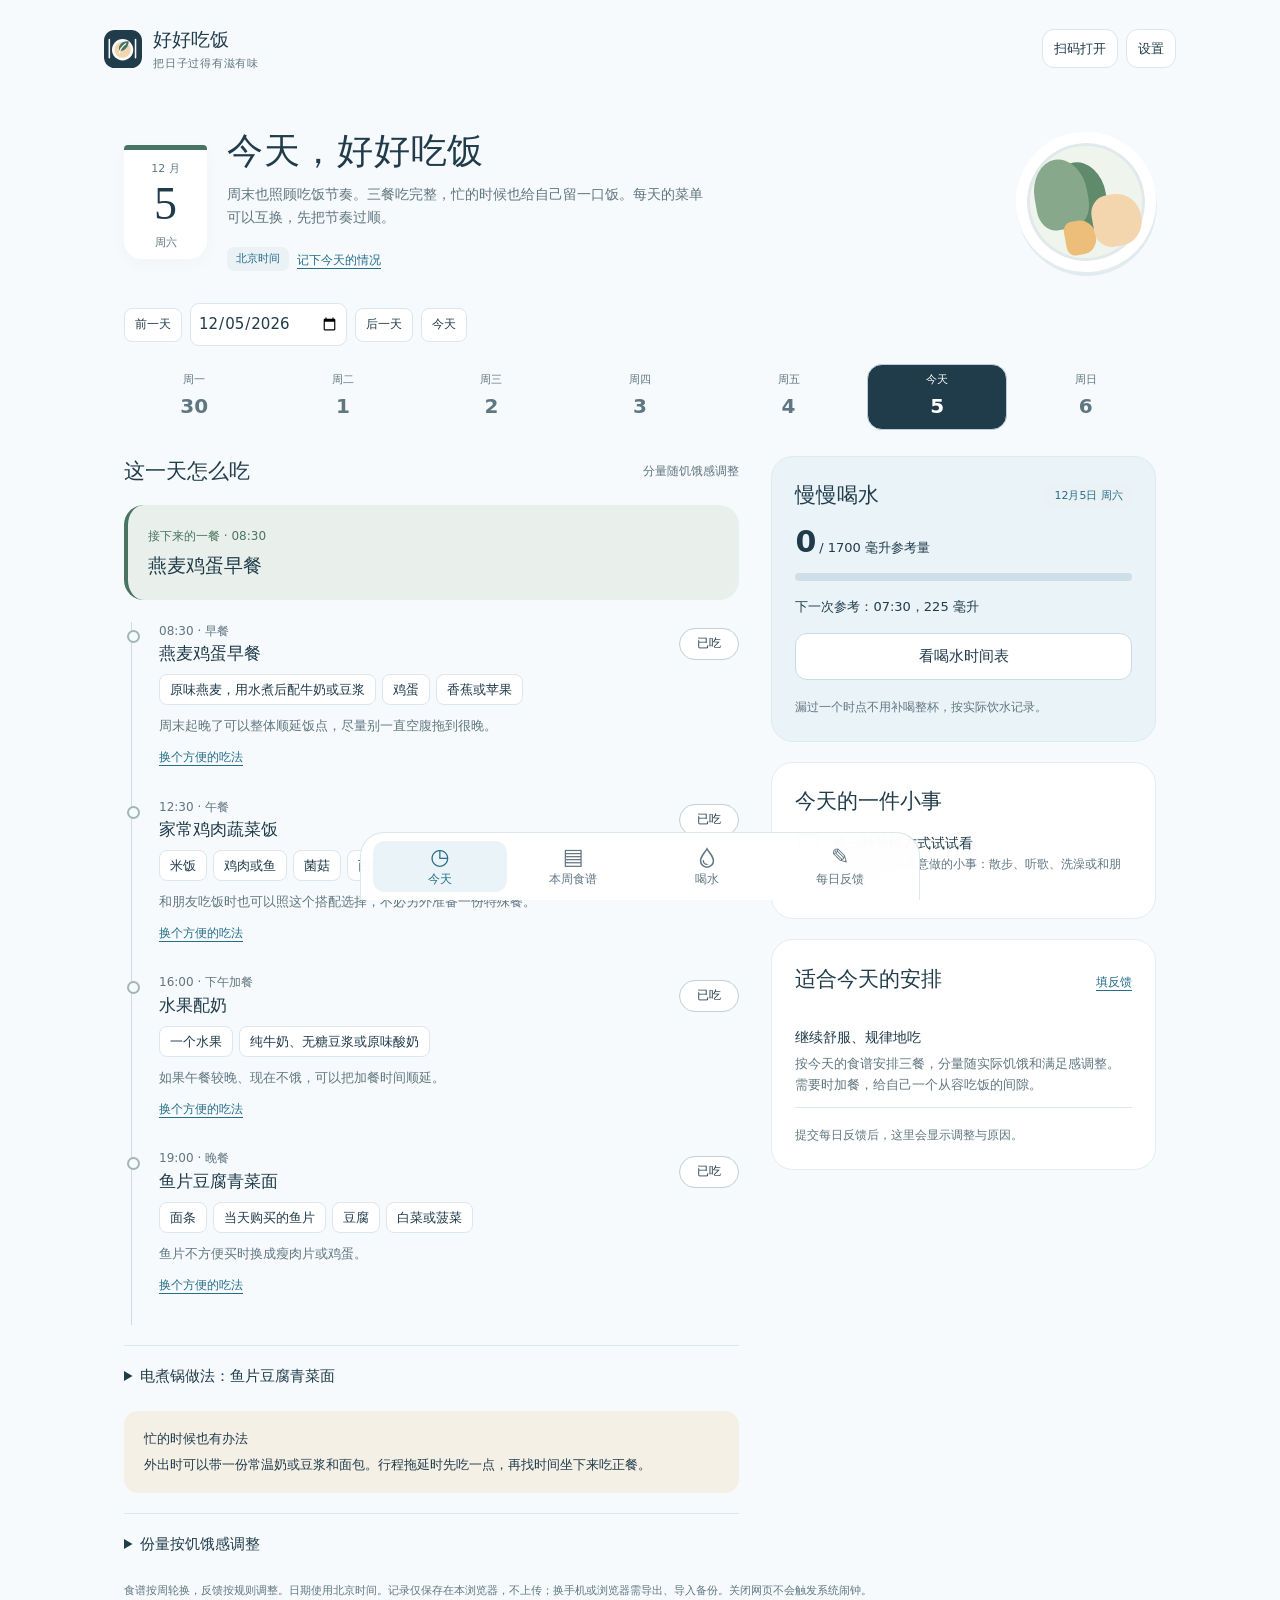
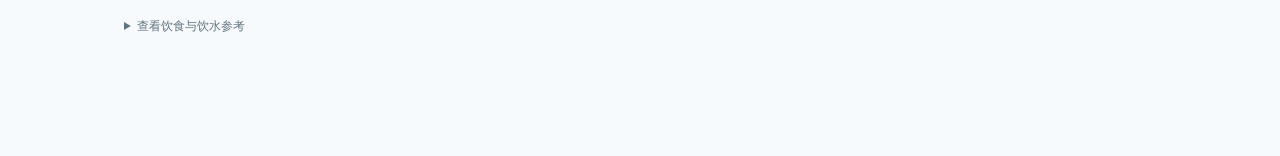
<file: index.html>
<!doctype html>
<html lang="zh-CN">
<head>
  <meta charset="utf-8">
  <meta name="viewport" content="width=device-width, initial-scale=1, viewport-fit=cover">
  <meta name="theme-color" content="#F7FAFC">
  <meta name="description" content="每天打开，看看今天吃什么、什么时候喝水。根据每日反馈，轻松调整自己的安排。">
  <meta name="apple-mobile-web-app-capable" content="yes">
  <meta name="apple-mobile-web-app-title" content="好好吃饭">
  <meta name="robots" content="noindex,nofollow">
  <title>好好吃饭 · 每日食谱与喝水计划</title>
  <link rel="icon" type="image/svg+xml" href="./icon.svg">
  <link rel="manifest" href="./manifest.webmanifest">
  <link rel="stylesheet" href="./style.css">
</head>
<body>
  <header class="site-header">
    <a href="#today" class="brand" aria-label="好好吃饭首页"><img src="./icon.svg" alt="" width="38" height="38"><span>好好吃饭<small>把日子过得有滋有味</small></span></a>
    <div class="header-actions"><button type="button" class="icon-button" id="share-button" aria-label="查看二维码">扫码打开</button><button type="button" class="icon-button" id="settings-button" aria-label="调整作息和饮水设置">设置</button></div>
  </header>
  <main id="app" tabindex="-1"><div class="loading">正在准备今天的餐桌…</div></main>
  <nav class="bottom-nav" aria-label="主要导航">
    <button type="button" data-tab="today"><span aria-hidden="true">◷</span>今天</button>
    <button type="button" data-tab="week"><span aria-hidden="true">▤</span>本周食谱</button>
    <button type="button" data-tab="water"><span aria-hidden="true"><svg viewBox="0 0 24 24" width="22" height="22" style="vertical-align:middle"><path d="M12 2C9 7 5 10 5 15a7 7 0 0 0 14 0c0-5-4-8-7-13Z" fill="none" stroke="currentColor" stroke-width="1.7"/><path d="M8 15a4 4 0 0 0 4 4" fill="none" stroke="currentColor" stroke-width="1.5" stroke-linecap="round"/></svg></span>喝水</button>
    <button type="button" data-tab="report"><span aria-hidden="true">✎</span>每日反馈</button>
  </nav>
  <div id="toast" role="status" aria-live="polite"></div>
  <dialog id="modal"><div id="modal-body"></div></dialog>
  <noscript><p class="notice">这个页面需要开启 JavaScript，才能按日期显示食谱和保存打卡。</p></noscript>
  <script type="module" src="./app.mjs"></script>
</body>
</html>
</file>
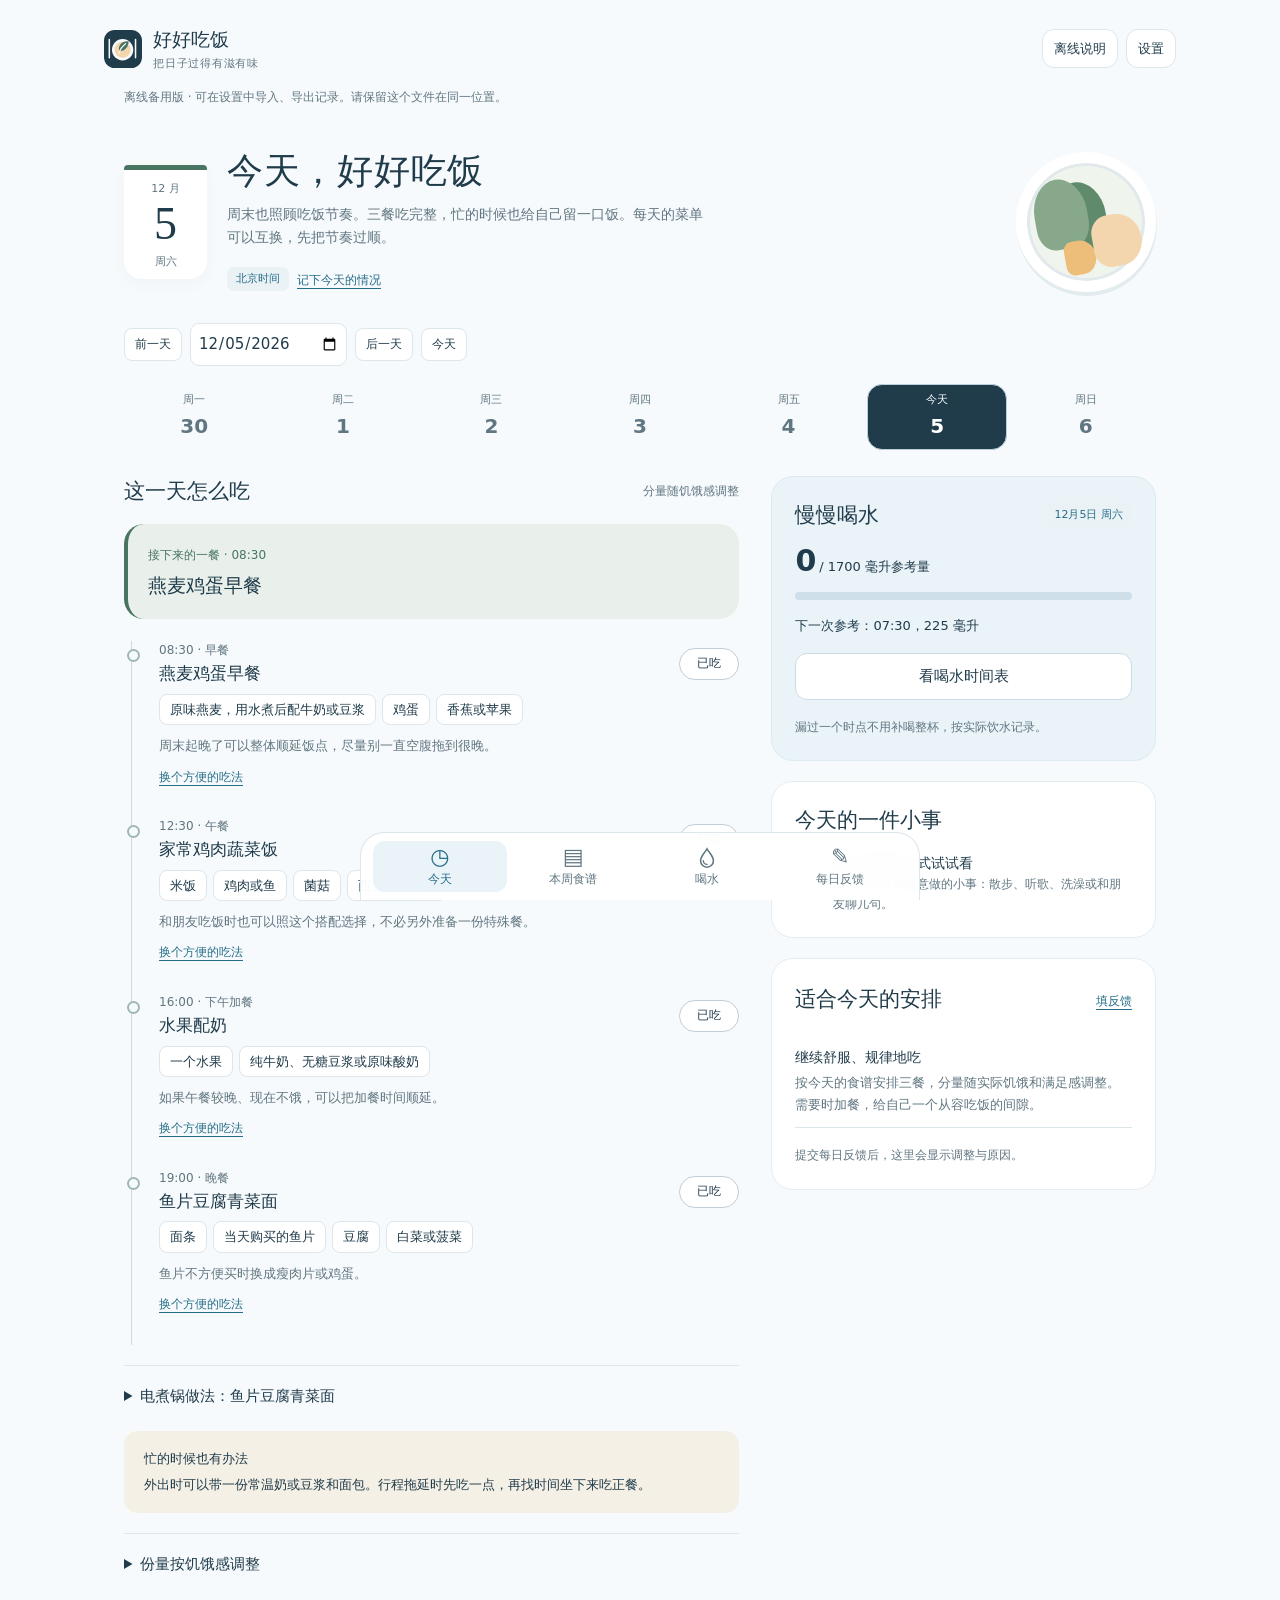
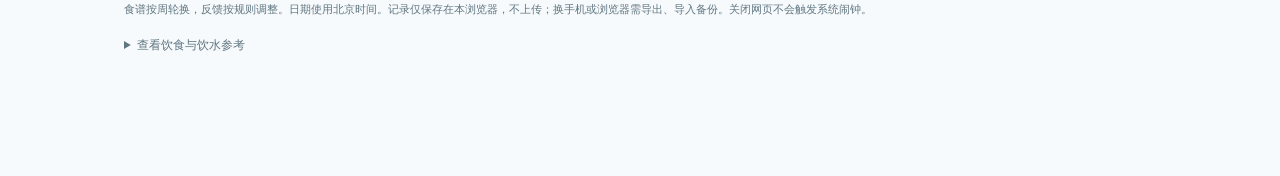
<file: offline.html>
<!doctype html>
<html lang="zh-CN">
<head>
  <meta charset="utf-8">
  <meta name="viewport" content="width=device-width, initial-scale=1, viewport-fit=cover">
  <meta name="theme-color" content="#F7FAFC">
  <meta name="description" content="每天打开，看看今天吃什么、什么时候喝水。根据每日反馈，轻松调整自己的安排。">
  <meta name="apple-mobile-web-app-capable" content="yes">
  <meta name="apple-mobile-web-app-title" content="好好吃饭">
  <meta name="robots" content="noindex,nofollow">
  <title>好好吃饭 · 离线备用版</title>
  <link rel="icon" type="image/svg+xml" href="[data-uri]">
  
  <style>:root{--paper:#f7fafc;--ink:#203c4b;--blue:#256d89;--green:#497462;--peach:#f4d6ae;--line:#dce6eb;--muted:#607681;--white:#fff;--radius:22px;font-family:"PingFang SC","Microsoft YaHei",system-ui,sans-serif;color:var(--ink);background:var(--paper);font-synthesis:none}
*{box-sizing:border-box}body{margin:0;font-size:15px;line-height:1.65}button,input,select,textarea{font:inherit}button,a,input,select,textarea{-webkit-tap-highlight-color:transparent}button{cursor:pointer;color:inherit}a{color:var(--blue);text-underline-offset:4px}button{border:0;background:none}button:disabled{cursor:default;opacity:.55}button:focus-visible,a:focus-visible,input:focus-visible,select:focus-visible,summary:focus-visible{outline:3px solid #6caaca;outline-offset:4px}h1,h2,h3,p{margin:0}h1{font-size:clamp(25px,4vw,36px);line-height:1.3;letter-spacing:.02em}h2{font-size:21px;line-height:1.5}h3{font-size:17px;line-height:1.5}small,.small{font-size:12px}.muted{color:var(--muted)}.site-header{max-width:1120px;margin:auto;padding:24px 24px 15px;display:flex;align-items:center;justify-content:space-between;gap:12px}.brand{display:flex;align-items:center;gap:11px;text-decoration:none;color:var(--ink);font-size:19px;font-weight:750;white-space:nowrap}.brand small{display:block;font-size:11px;font-weight:400;letter-spacing:.07em;color:var(--muted)}.header-actions{display:flex;gap:8px}.icon-button{padding:8px 11px;font-size:13px;border-radius:12px;background:#fff;border:1px solid var(--line)}#app{max-width:1080px;padding:15px 24px 120px;margin:auto;min-height:80vh}.hero{display:flex;gap:24px;align-items:center;justify-content:space-between;padding:25px 0 27px}.date-block{display:flex;align-items:center;gap:20px}.calendar-leaf{width:83px;flex:0 0 83px;border-top:5px solid var(--green);border-radius:4px 4px 18px 18px;background:var(--white);text-align:center;box-shadow:0 5px 16px #203c4b08;padding:5px 8px 6px}.calendar-leaf small{font-size:11px;color:var(--muted)}.calendar-leaf b{display:block;font:46px/1.05 Georgia,serif}.hero p{margin-top:8px;color:var(--muted);max-width:480px;font-size:14px}.hero-links{display:flex;gap:8px;align-items:center;margin-top:12px}.pill{display:inline-flex;align-items:center;padding:3px 9px;border-radius:7px;background:#eaf2f6;font-size:11px;color:var(--blue)}.plate-illustration{width:140px;height:140px;position:relative;border:11px solid white;border-radius:50%;box-shadow:0 4px 0 #e2ebee,inset 0 0 0 3px #e1e9ec;background:#eff4ed;transform:rotate(-10deg);flex:none}.plate-illustration:before{content:"";position:absolute;left:9px;top:12px;width:53px;height:70px;background:#87a88a;border-radius:50% 50% 36% 32%;box-shadow:18px 6px 0 #5f8a6c}.plate-illustration:after{content:"";position:absolute;right:7px;bottom:10px;width:49px;height:52px;background:var(--peach);border-radius:35% 50% 48% 35%;box-shadow:-39px 11px 0 -9px #ecbe7a}.week-strip{display:grid;grid-template-columns:repeat(7,1fr);gap:8px;padding-bottom:26px}.date-button{border:1px solid transparent;border-radius:15px;min-height:66px;display:grid;align-content:center;justify-content:center;gap:1px;color:var(--muted)}.date-button span{font-size:11px}.date-button b{font-size:20px;font-weight:550}.date-button.is-today{border-color:#bbcfda}.date-button.selected{background:var(--ink);color:white}.date-button:not(.selected):hover{background:#e8f0f3}.two-col{display:grid;grid-template-columns:minmax(0,1.6fr) minmax(270px,1fr);gap:32px}.section-title{display:flex;justify-content:space-between;align-items:center;gap:10px;margin-bottom:17px}.section-title .muted{font-size:12px}.next-meal{background:#e9f0eb;border-radius:20px;padding:18px 20px;margin:0 0 22px;border-left:4px solid var(--green)}.next-meal small{color:var(--green);font-size:12px}.next-meal strong{display:block;margin-top:3px;font-size:19px}.meal{position:relative;padding:0 0 25px 27px;margin-left:7px;border-left:1px solid #cedce2}.meal:last-child{border-left-color:transparent;padding-bottom:7px}.meal:before{content:"";position:absolute;left:-5px;top:8px;width:9px;height:9px;border-radius:50%;background:var(--paper);border:2px solid #9fb8b1}.meal.done:before{background:var(--green);border-color:var(--green)}.meal-top{display:flex;align-items:center;justify-content:space-between;gap:12px;margin-bottom:6px}.meal-time{font-size:12px;color:var(--muted)}.meal-items{padding:0;list-style:none;margin:7px 0 9px;display:flex;flex-wrap:wrap;gap:6px}.meal-items li{padding:4px 10px;background:white;border:1px solid var(--line);border-radius:8px;font-size:13px}.meal-note{color:var(--muted);font-size:13px;line-height:1.8;max-width:58ch}.check-button{padding:5px 11px;border-radius:18px;font-size:12px;border:1px solid #bfd0d7;white-space:nowrap;background:white;min-width:60px}.check-button[aria-pressed=true]{color:var(--green);background:#e6eee7;border-color:#b5cbbb}.text-button{color:var(--blue);font-size:12px;padding:5px 0;text-decoration:underline;text-underline-offset:4px;margin-top:5px}.alt-box{margin-top:8px;border-left:2px solid var(--peach);padding:7px 12px;background:#fff9ef;font-size:13px}.panel{padding:23px;background:white;border-radius:var(--radius);border:1px solid #e5ecf0;margin-bottom:20px}.water-panel{background:#eaf3f8;border-color:#dcebf2;overflow:hidden}.water-header{display:flex;justify-content:space-between;align-items:center;gap:12px}.water-amount{font-size:30px;font-weight:650;letter-spacing:-.04em;line-height:1.1;margin:13px 0 7px}.water-amount small{font-size:13px;letter-spacing:normal;font-weight:400}.water-bar{height:8px;background:#cedfe9;border-radius:9px;overflow:hidden;margin:15px 0}.water-bar i{display:block;height:100%;background:#42849e;border-radius:9px;transition:width .3s}.water-next{font-size:13px;margin:8px 0 16px}.primary{background:var(--ink);color:white;padding:11px 18px;border-radius:12px;font-weight:600;min-height:44px}.secondary{background:#fff;border:1px solid #cbdbe3;padding:10px 15px;border-radius:12px;min-height:44px}.full{width:100%}.row{display:flex;gap:10px;align-items:center;flex-wrap:wrap}.advice-row{padding:12px 0;border-bottom:1px solid var(--line);font-size:13px}.advice-row:last-child{border:0;padding-bottom:0}.advice-row strong{display:block;font-size:14px;margin-bottom:3px}.advice-row p{color:var(--muted)}.note-banner{padding:17px 20px;background:#f5f0e6;border-radius:14px;font-size:13px;margin-top:22px}.note-banner p{margin-top:5px}.task{display:flex;gap:12px;margin-top:15px;font-size:14px}.task input{width:19px;height:19px;accent-color:var(--green);flex:none;margin-top:2px}.task small{display:block;color:var(--muted)}.bottom-nav{position:fixed;bottom:0;left:0;right:0;z-index:15;display:flex;justify-content:center;gap:0;background:#ffffffee;border-top:1px solid var(--line);padding:8px 12px calc(8px + env(safe-area-inset-bottom));backdrop-filter:blur(16px)}.bottom-nav button{width:min(24%,160px);font-size:12px;color:var(--muted);padding:2px 6px;border-radius:12px;min-height:48px}.bottom-nav span{display:block;font-size:22px;line-height:1.25}.bottom-nav button.active{color:var(--blue);background:#eaf3f8;font-weight:650}.day-card{border-top:1px solid var(--line);padding:17px 0}.day-card summary{cursor:pointer;display:flex;gap:14px;align-items:center;list-style:none}.day-card summary::-webkit-details-marker{display:none}.day-card summary:after{content:"＋";margin-left:auto;color:var(--blue)}.day-card[open] summary:after{content:"−"}.day-number{min-width:44px;text-align:center;background:#e7eff2;border-radius:10px;padding:5px 8px}.day-number b{font-size:23px;line-height:1.2;display:block}.day-number small{font-size:10px}.day-card summary p{font-size:12px;color:var(--muted)}.week-meals{margin:18px 0 0 58px}.week-meal{margin-bottom:14px;font-size:13px}.week-meal b{display:block;font-size:14px}.week-meal p{color:var(--muted);margin-top:3px}.pot-recipe{margin-top:20px;padding-top:18px;border-top:1px solid var(--line)}.pot-recipe ol{padding-left:20px;font-size:13px;color:var(--muted)}.pot-recipe li{margin-bottom:7px}.water-list{display:grid;grid-template-columns:repeat(2,minmax(0,1fr));gap:12px}.water-slot{display:flex;align-items:center;justify-content:space-between;gap:8px;padding:18px;border:1px solid var(--line);background:white;border-radius:17px}.water-slot.current{border:2px solid #42849e;padding:17px;background:#f0f7fa}.water-slot.checked{background:#ecf3ef}.water-slot strong{font-size:19px}.water-slot p{font-size:12px;color:var(--muted)}.water-tip{margin:15px 0 22px;font-size:13px;color:var(--muted)}.page-intro{margin:12px 0 24px;color:var(--muted);font-size:14px;max-width:65ch}.history{padding:18px 0;border-top:1px solid var(--line)}.history p{font-size:13px;color:var(--muted)}.form-grid{display:grid;grid-template-columns:repeat(2,minmax(0,1fr));gap:20px}.field{display:block}.field>span,.field>label{display:block;font-weight:600;font-size:14px;margin-bottom:8px}.field select,.field input,.field textarea{border:1px solid #bdced7;border-radius:10px;background:#fff;color:var(--ink);padding:11px 12px;width:100%;min-height:46px}.field small{display:block;font-size:12px;color:var(--muted);margin-top:6px}.field.wide{grid-column:1/-1}.form-actions{margin-top:25px;display:flex;gap:12px;align-items:center}.saved-state{font-size:12px;color:var(--green)}.report-result{margin-top:22px}.empty{padding:30px 18px;text-align:center;border:1px dashed #bacbd3;border-radius:16px;color:var(--muted);font-size:14px}.local-note{font-size:12px;color:var(--muted);margin-top:18px}.purchase-list{padding-left:20px;font-size:13px;color:var(--muted)}.purchase-list li{margin:6px 0}.footer-note{font-size:11px;color:var(--muted);margin-top:24px;line-height:1.9}.sources{margin-top:15px;font-size:12px}.sources summary{cursor:pointer;color:var(--muted)}.sources a{display:block;margin-top:8px}.loading{padding:80px 0;text-align:center}.notice{padding:25px}.date-nav{display:flex;gap:8px;align-items:center;margin-bottom:18px}.date-nav input{font:inherit;color:var(--ink);border:1px solid var(--line);border-radius:9px;padding:7px;background:white;min-width:0}.date-nav button{white-space:nowrap}.today-link{font-size:12px;border:1px solid var(--line);border-radius:8px;padding:6px 10px;background:white}.page-heading{padding:17px 0 0}#toast{position:fixed;bottom:95px;left:50%;transform:translateX(-50%);max-width:90vw;width:max-content;padding:11px 18px;border-radius:12px;background:#203c4bf5;color:white;font-size:13px;z-index:50;opacity:0;pointer-events:none;transition:opacity .2s}#toast.visible{opacity:1}dialog{border:0;border-radius:24px;width:min(94vw,560px);padding:25px;color:var(--ink);max-height:85dvh;box-shadow:0 20px 100px #10273735}dialog::backdrop{background:#17303b66;backdrop-filter:blur(3px)}.modal-heading{display:flex;justify-content:space-between;gap:20px;align-items:center;margin-bottom:16px}.modal-heading button{font-size:25px;line-height:1;padding:8px}.qr-image{display:block;width:min(100%,280px);margin:18px auto}.qr-link{font-size:12px;overflow-wrap:anywhere;display:block;text-align:center}.modal-actions{margin-top:18px}.settings-fields{display:grid;grid-template-columns:1fr 1fr;gap:15px}.settings-fields .wide{grid-column:1/-1}.danger{color:#92503e}.subtle-divider{border:0;border-top:1px solid var(--line);margin:22px 0}.help-text{font-size:13px;color:var(--muted);margin-top:12px}.fallback-error{color:#92503e;padding:14px;border-radius:12px;background:#fcf0e9}.feedback-date{font-size:13px;margin-bottom:20px;color:var(--muted)}
@media(min-width:900px){.bottom-nav{left:50%;transform:translateX(-50%);width:560px;border:1px solid var(--line);border-bottom:0;border-radius:24px 24px 0 0}.bottom-nav button{width:25%}.water-page{max-width:820px;margin:auto}.report-page{max-width:850px;margin:auto}}
@media(max-width:700px){.site-header{padding:18px 18px 10px}.brand{font-size:17px;gap:8px}.brand img{width:34px;height:34px}.brand small{font-size:10px}.header-actions{gap:5px}.icon-button{padding:7px 9px;font-size:11px}#app{padding:10px 18px 115px}.hero{padding:15px 0 23px;gap:10px}.date-block{gap:14px}.calendar-leaf{width:65px;flex-basis:65px;padding-top:5px}.calendar-leaf b{font-size:39px}.hero h1{font-size:25px}.hero p{font-size:12px;max-width:240px}.plate-illustration{display:none}.week-strip{gap:3px;padding-bottom:25px}.date-button{min-height:61px;border-radius:13px}.date-button b{font-size:19px}.date-button span{font-size:10px}.two-col{display:flex;flex-direction:column;gap:25px}.sidebar{display:grid;gap:15px}.panel{padding:19px;margin-bottom:0}.today-layout .water-panel{grid-row:1}.meal{padding-left:22px;padding-bottom:25px}.meal-items{gap:5px}.meal-items li{font-size:12px;padding:4px 8px}.meal h3{font-size:16px}.meal-note{font-size:12px}.section-title{margin-bottom:15px}.water-list{gap:9px}.water-slot{padding:13px;gap:5px;flex-wrap:wrap}.water-slot.current{padding:12px}.water-slot strong{font-size:18px}.water-slot .check-button{padding:5px 9px;min-width:55px}.form-grid{grid-template-columns:1fr;gap:19px}.form-actions{flex-wrap:wrap}.form-actions .primary{width:100%}.page-intro{font-size:13px}.date-nav{gap:6px}.week-meals{margin-left:4px;padding-left:13px;border-left:2px solid #dde7eb}.day-card summary{gap:12px}.day-card summary h3{font-size:15px}.day-card summary p{font-size:11px}.page-heading h1{font-size:26px}.bottom-nav{padding-top:6px}.bottom-nav button{font-size:11px}.bottom-nav span{font-size:22px}.report-result{margin-top:20px}.report-page .panel{margin-top:15px}.note-banner{font-size:12px}.water-page .panel{margin-bottom:20px}}
@media(prefers-reduced-motion:reduce){*{scroll-behavior:auto!important;transition:none!important}}
</style>
</head>
<body>
  <header class="site-header">
    <a href="#today" class="brand" aria-label="好好吃饭首页"><img src="[data-uri]" alt="" width="38" height="38"><span>好好吃饭<small>把日子过得有滋有味</small></span></a>
    <div class="header-actions"><button type="button" class="icon-button" id="share-button" aria-label="查看离线版说明">离线说明</button><button type="button" class="icon-button" id="settings-button" aria-label="调整作息和饮水设置">设置</button></div>
  </header>
  <p style="max-width:1080px;margin:0 auto;padding:0 24px;font-size:12px;color:#607782">离线备用版 · 可在设置中导入、导出记录。请保留这个文件在同一位置。</p>
  <main id="app" tabindex="-1"><div class="loading">正在准备今天的餐桌…</div></main>
  <nav class="bottom-nav" aria-label="主要导航">
    <button type="button" data-tab="today"><span aria-hidden="true">◷</span>今天</button>
    <button type="button" data-tab="week"><span aria-hidden="true">▤</span>本周食谱</button>
    <button type="button" data-tab="water"><span aria-hidden="true"><svg viewBox="0 0 24 24" width="22" height="22" style="vertical-align:middle"><path d="M12 2C9 7 5 10 5 15a7 7 0 0 0 14 0c0-5-4-8-7-13Z" fill="none" stroke="currentColor" stroke-width="1.7"/><path d="M8 15a4 4 0 0 0 4 4" fill="none" stroke="currentColor" stroke-width="1.5" stroke-linecap="round"/></svg></span>喝水</button>
    <button type="button" data-tab="report"><span aria-hidden="true">✎</span>每日反馈</button>
  </nav>
  <div id="toast" role="status" aria-live="polite"></div>
  <dialog id="modal"><div id="modal-body"></div></dialog>
  <noscript><p class="notice">这个页面需要开启 JavaScript，才能按日期显示食谱和保存打卡。</p></noscript>
  <script>
(() => {
'use strict';
/** Date and planning rules shared by the browser UI and Node verification. */
const DAY_MS = 86_400_000;
const WATER_GOALS = new Set([1500, 1700, 1800, 2000]);

function parseDateKey(key) {
  if (typeof key !== 'string' || !/^\d{4}-\d{2}-\d{2}$/.test(key)) {
    throw new RangeError('日期需要使用 YYYY-MM-DD 格式。');
  }
  const date = new Date(`${key}T12:00:00.000Z`);
  if (!Number.isFinite(date.getTime()) || date.toISOString().slice(0, 10) !== key) {
    throw new RangeError('这个日期不存在。');
  }
  return date;
}

function dateKey(now = new Date(), timeZone = 'Asia/Shanghai') {
  const date = now instanceof Date ? now : new Date(now);
  if (!Number.isFinite(date.getTime())) throw new RangeError('无法读取当前日期。');
  const parts = new Intl.DateTimeFormat('en-US', {
    timeZone,
    year: 'numeric',
    month: '2-digit',
    day: '2-digit',
  }).formatToParts(date);
  const values = Object.fromEntries(parts.map(({ type, value }) => [type, value]));
  return `${values.year}-${values.month}-${values.day}`;
}

function addDays(key, n) {
  if (!Number.isInteger(n)) throw new RangeError('日期偏移需要是整数天。');
  return new Date(parseDateKey(key).getTime() + n * DAY_MS).toISOString().slice(0, 10);
}

function weekday(key) {
  return parseDateKey(key).getUTCDay() || 7;
}

function weekDates(key) {
  const monday = addDays(key, 1 - weekday(key));
  return Array.from({ length: 7 }, (_, i) => addDays(monday, i));
}

function clockMinute(value, label) {
  if (typeof value !== 'string' || !/^([01]\d|2[0-3]):[0-5]\d$/.test(value)) {
    throw new RangeError(`${label}时间需要使用有效的 HH:mm 格式。`);
  }
  const [h, m] = value.split(':').map(Number);
  return h * 60 + m;
}

function clockText(minute) {
  const withinDay = ((minute % 1440) + 1440) % 1440;
  return `${String(Math.floor(withinDay / 60)).padStart(2, '0')}:${String(withinDay % 60).padStart(2, '0')}`;
}

/**
 * Eight flexible drinking opportunities, not mandatory intake or missed quotas.
 * Minute is relative to the wake-date, so values over 1440 mean the next date.
 */
function buildWaterSchedule({ wake = '07:00', bed = '23:00', goal = 1700 } = {}) {
  if (!WATER_GOALS.has(goal)) {
    throw new RangeError('饮水参考量请选择 1500、1700、1800 或 2000 毫升。');
  }
  const wakeMinute = clockMinute(wake, '起床');
  let bedMinute = clockMinute(bed, '睡觉');
  if (bedMinute === wakeMinute) throw new RangeError('起床和睡觉时间不能相同。');
  if (bedMinute < wakeMinute) bedMinute += 1440;
  const start = wakeMinute + 30;
  const end = bedMinute - 120;
  if (end - start < 210) {
    throw new RangeError('这组作息太短，无法合理分散安排八次饮水，请检查起床和睡觉时间。');
  }
  const units = goal / 25;
  // Rounded cumulative allocations distribute extra 25 mL units evenly.
  return Array.from({ length: 8 }, (_, i) => {
    const exactMinute = start + ((end - start) * i) / 7;
    const minute = i === 0 ? start : i === 7 ? end : Math.round(exactMinute / 5) * 5;
    const amount = (Math.round((units * (i + 1)) / 8) - Math.round((units * i) / 8)) * 25;
    return { id: `water-${i}`, time: clockText(minute), amount, minute };
  });
}

/** Explicit, conservative rules; no diagnosis, calories or automatic restriction. */
function getAdvice(report = {}, previous = {}) {
  const current = report && typeof report === 'object' ? report : {};
  const prior = previous && typeof previous === 'object' ? previous : {};
  const advice = [];
  const controlConcern = current.control === 'yes' || prior.control === 'yes';
  const repeatedConcern = current.control === 'yes' && prior.control === 'yes';
  const regular = current.regular ?? prior.regular;
  const hunger = current.hunger ?? prior.hunger;
  const sleepValue = current.sleep ?? prior.sleep;
  const sleep = typeof sleepValue === 'number' && Number.isFinite(sleepValue) ? sleepValue : undefined;
  const energy = current.energy ?? prior.energy;

  if (controlConcern) {
    advice.push({
      kind: 'food',
      title: '下一餐继续正常吃',
      text: '今天和下一天都保留正常、足量的三餐，提前准备加餐。吃多之后照常进餐，把当时的饥饿、疲惫或情绪记下来，帮助调整安排。',
    });
    advice.push({
      kind: 'care',
      title: repeatedConcern ? '给反复出现的困扰一些支持' : '认真照顾进食时的感受',
      text: repeatedConcern
        ? '最近两次反馈都提到进食时难以停下。建议预约熟悉进食问题的医生或营养专业人员，评估后一起安排后续计划。'
        : '这条反馈不能用来诊断。如果进食时难以停下反复发生，或让你明显难受、自责，可以预约熟悉进食问题的专业人员。',
    });
  }

  if (regular === 'missed' || hunger === 'hungry' || hunger === 'very') {
    advice.push({
      kind: 'food',
      title: regular === 'missed' ? '把漏掉的一餐接回来' : '给下一顿留足分量',
      text: regular === 'missed'
        ? '下一天提前准备能带走的早餐，午晚餐保留主食、蛋白质食物和蔬菜。两餐间隔较长时安排加餐，尽量在饿得难受之前吃到东西。'
        : '正餐吃到舒服、满足；如果吃完仍饿，可以增加主食或蛋白质食物。晚饭较晚时，在下午安排奶或豆浆搭配水果、面包等加餐。',
    });
  }

  if (prior.tomorrow === 'late' || current.tomorrow === 'late') {
    const when = prior.tomorrow === 'late' && current.tomorrow === 'late'
      ? '今天和明天都有晚下班安排'
      : prior.tomorrow === 'late' ? '根据昨天的反馈，今天可能晚下班' : '你预计明天会晚下班';
    advice.push({
      kind: 'food',
      title: prior.tomorrow === 'late' ? '今天先备好下午加餐' : '明天加班，提前备餐',
      text: `${when}。下午先留出一个吃加餐的间隙，准备奶或豆浆、面包、水果等方便取得的食物，晚餐继续正常安排。`,
    });
  }

  if (prior.tomorrow === 'social' || current.tomorrow === 'social') {
    advice.push({
      kind: 'food',
      title: prior.tomorrow === 'social' ? '今天聚餐，前面照常吃' : '明天聚餐，保留正常三餐',
      text: '聚餐前照常吃早餐、午餐，时间较晚时先安排加餐。聚餐中选喜欢的食物，留意饥饿和满足感，下一餐恢复平常的进食节奏。',
    });
  }

  if ((sleep !== undefined && sleep >= 0 && sleep < 6) || energy === 'tired') {
    advice.push({
      kind: 'rest',
      title: '今天给休息留一点位置',
      text: '反馈显示睡眠不足或比较疲惫。活动以轻松走动、舒展为主，尽量给休息留出时间。如果困倦明显，避免驾驶等需要持续警觉的操作；困倦反复影响生活时请就医评估。',
    });
  }

  if (advice.length === 0) {
    advice.push({
      kind: 'food',
      title: '继续舒服、规律地吃',
      text: '按今天的食谱安排三餐，分量随实际饥饿和满足感调整。需要时加餐，给自己一个从容吃饭的间隙。',
    });
  }
  return advice;
}

const STORAGE_KEY = 'daily-wellness-v1';
const SITE_URL = '';
const MEAL_NAMES = { breakfast: '早餐', lunch: '午餐', snack: '下午加餐', dinner: '晚餐' };
const DAY_NAMES = ['周一', '周二', '周三', '周四', '周五', '周六', '周日'];
const app = document.querySelector('#app');
const modal = document.querySelector('#modal');
const modalBody = document.querySelector('#modal-body');
const toastElement = document.querySelector('#toast');
const defaults = () => ({ wake: '07:00', bed: '23:00', goal: 1700, mealTimes: {} });
const emptyStore = () => ({ schema: 'daily-wellness/v1', settings: defaults(), records: {} });
let db = emptyStore();
let storageAvailable = true;
let content;
let today = dateKey();
let selectedDate = today;
let followsToday = true;
let tab = ['today', 'week', 'water', 'report'].includes(location.hash.slice(1)) ? location.hash.slice(1) : 'today';
let reportDirty = false;
let toastTimer;
let pendingDayChange = false;

const escapeHTML = value => String(value ?? '').replace(/[&<>"']/g, character => ({ '&': '&amp;', '<': '&lt;', '>': '&gt;', '"': '&quot;', "'": '&#39;' }[character]));
const esc = escapeHTML;
const list = items => (items || []).map(item => `<li>${esc(item)}</li>`).join('');
const validTime = value => typeof value === 'string' && /^([01]\d|2[0-3]):[0-5]\d$/.test(value);
const validDate = value => { try { return typeof value === 'string' && addDays(value, 0) === value; } catch { return false; } };
const minuteOf = time => { const [hour, minute] = time.split(':').map(Number); return hour * 60 + minute; };
const laterTime = (first, second) => minuteOf(first) > minuteOf(second) ? first : second;
const recordFor = date => db.records[date] || {};
const ensureRecord = date => db.records[date] ||= {};
const dateLabel = date => { const [, month, day] = date.split('-'); return `${Number(month)}月${Number(day)}日 ${DAY_NAMES[weekday(date) - 1]}`; };
const isFuture = date => date > today;

function toast(message) {
  clearTimeout(toastTimer);
  toastElement.textContent = message;
  toastElement.classList.add('visible');
  toastTimer = setTimeout(() => toastElement.classList.remove('visible'), 4300);
}

function validateSettings(input = {}) {
  const candidate = { ...defaults() };
  for (const key of ['wake', 'bed']) {
    if (input[key] !== undefined) {
      if (!validTime(input[key])) throw new Error('作息时间格式不正确。');
      candidate[key] = input[key];
    }
  }
  if (input.goal !== undefined) candidate.goal = Number(input.goal);
  buildWaterSchedule(candidate);
  if (input.mealTimes !== undefined) {
    if (!input.mealTimes || typeof input.mealTimes !== 'object' || Array.isArray(input.mealTimes)) throw new Error('饭点设置格式不正确。');
    for (const id of Object.keys(MEAL_NAMES)) {
      const value = input.mealTimes[id];
      if (value !== undefined && value !== '') {
        if (!validTime(value)) throw new Error('饭点时间格式不正确。');
        candidate.mealTimes[id] = value;
      }
    }
  }
  return candidate;
}

function validateReport(input) {
  if (!input || typeof input !== 'object' || Array.isArray(input)) throw new Error('每日反馈格式不正确。');
  const enums = { regular: ['yes', 'missed'], hunger: ['comfortable', 'hungry', 'very'], energy: ['fine', 'tired'], control: ['no', 'yes', 'skip'], tomorrow: ['normal', 'late', 'social'] };
  const output = {};
  for (const [field, allowed] of Object.entries(enums)) {
    if (input[field] !== undefined) {
      if (!allowed.includes(input[field])) throw new Error('反馈中包含无法识别的选项。');
      output[field] = input[field];
    }
  }
  if (input.sleep !== undefined && input.sleep !== '') {
    const hours = Number(input.sleep);
    if (!Number.isFinite(hours) || hours < 0 || hours > 24) throw new Error('睡眠时间应在 0 到 24 小时之间。');
    output.sleep = hours;
  }
  if (input.savedAt !== undefined) output.savedAt = validateStamp(input.savedAt);
  return output;
}

function validateStamp(value) {
  if (typeof value !== 'string' || value.length > 40 || !Number.isFinite(Date.parse(value))) throw new Error('记录的时间格式不正确。');
  return new Date(value).toISOString();
}

function validateAmount(value) {
  if (!Number.isInteger(value) || value < 25 || value > 1000 || value % 25 !== 0) throw new Error('单次饮水记录须为 25—1000 毫升内的 25 毫升整数倍。');
  return value;
}

function validateDatabase(input) {
  if (!input || typeof input !== 'object' || input.schema !== 'daily-wellness/v1') throw new Error('请选择本页面导出的备份文件。');
  if (!input.records || typeof input.records !== 'object' || Array.isArray(input.records)) throw new Error('日期记录格式不正确。');
  if (Object.keys(input.records).length > 5000) throw new Error('备份中的记录数量过多。');
  const output = { schema: input.schema, settings: validateSettings(input.settings), records: {} };
  for (const [date, original] of Object.entries(input.records)) {
    if (!validDate(date) || !original || typeof original !== 'object' || Array.isArray(original)) throw new Error('备份中含有无效日期。');
    if (date > dateKey()) throw new Error('备份中含有未来日期的实际记录。');
    const record = {};
    for (const field of ['meals', 'alternatives']) {
      if (original[field] !== undefined) {
        if (!original[field] || typeof original[field] !== 'object' || Array.isArray(original[field])) throw new Error('餐食记录格式不正确。');
        record[field] = {};
        for (const id of Object.keys(MEAL_NAMES)) {
          if (original[field][id] !== undefined) {
            if (typeof original[field][id] !== 'boolean') throw new Error('餐食状态格式不正确。');
            record[field][id] = original[field][id];
          }
        }
      }
    }
    if (original.task !== undefined) {
      if (typeof original.task !== 'boolean') throw new Error('日常任务状态格式不正确。');
      record.task = original.task;
    }
    if (original.report !== undefined) record.report = validateReport(original.report);
    if (original.water !== undefined) {
      if (!original.water || typeof original.water !== 'object' || Array.isArray(original.water)) throw new Error('饮水记录格式不正确。');
      record.water = {};
      for (const [id, item] of Object.entries(original.water)) {
        if (!/^water-[0-7]$/.test(id) || !item || typeof item !== 'object') throw new Error('饮水时点记录格式不正确。');
        record.water[id] = { amount: validateAmount(item.amount), at: validateStamp(item.at) };
      }
    }
    if (original.extras !== undefined) {
      if (!Array.isArray(original.extras) || original.extras.length > 100) throw new Error('补记饮水记录格式不正确。');
      record.extras = original.extras.map((item, i) => {
        if (!item || typeof item !== 'object') throw new Error('补记饮水记录格式不正确。');
        return { id: `import-${i}`, amount: validateAmount(item.amount), at: validateStamp(item.at) };
      });
    }
    output.records[date] = record;
  }
  return output;
}

function save() {
  if (!storageAvailable) return;
  try { localStorage.setItem(STORAGE_KEY, JSON.stringify(db)); }
  catch { storageAvailable = false; toast('浏览器暂时无法保存，当前页面仍可使用。请及时导出备份。'); }
}

try {
  const stored = localStorage.getItem(STORAGE_KEY);
  if (stored) db = validateDatabase(JSON.parse(stored));
  localStorage.setItem(`${STORAGE_KEY}-check`, '1');
  localStorage.removeItem(`${STORAGE_KEY}-check`);
} catch {
  storageAvailable = false;
}

function currentMinute() {
  const parts = new Intl.DateTimeFormat('en-GB', { timeZone: 'Asia/Shanghai', hour: '2-digit', minute: '2-digit', hourCycle: 'h23' }).formatToParts(new Date());
  const values = Object.fromEntries(parts.map(({ type, value }) => [type, value]));
  return Number(values.hour) * 60 + Number(values.minute);
}

function relativeMinute(date) {
  return Math.round((Date.parse(`${today}T12:00:00Z`) - Date.parse(`${date}T12:00:00Z`)) / 86400000) * 1440 + currentMinute();
}

function planFor(date) {
  const day = structuredClone(content.days.find(item => item.weekday === weekday(date)));
  const previous = recordFor(addDays(date, -1)).report || {};
  const current = recordFor(date).report || {};
  const reasons = [];
  for (const meal of day.meals) if (db.settings.mealTimes[meal.id]) meal.time = db.settings.mealTimes[meal.id];
  if (previous.tomorrow === 'late') {
    const snack = day.meals.find(meal => meal.id === 'snack');
    const dinner = day.meals.find(meal => meal.id === 'dinner');
    snack.time = '15:30';
    snack.note += ' 昨日反馈预计今天加班，先在下午准备好加餐；如果现在不饿，可以留到需要时吃。';
    dinner.time = laterTime(dinner.time, '20:30');
    reasons.push({ title: '按昨天的加班安排调整饭点', text: '下午加餐提前到 15:30，晚餐安排到 20:30 或你设定的更晚时间。加班结束时间变化时，随实际情况调整。' });
  }
  const mealConcern = current.regular === 'missed' || previous.regular === 'missed' || ['hungry', 'very'].includes(current.hunger) || ['hungry', 'very'].includes(previous.hunger);
  if (mealConcern) {
    for (const meal of day.meals.filter(item => ['lunch', 'dinner'].includes(item.id))) meal.note += ' 近期反馈有漏餐或明显饥饿，今天保留足量主食和蛋白质食物，仍饿可以增加。';
    day.meals.find(meal => meal.id === 'snack').note += ' 提前带好，避免两餐间隔太久。';
    reasons.push({ title: '根据饥饿或漏餐反馈补足进食安排', text: '午晚餐增加足量主食和蛋白质食物的提示，并保留下午加餐机会。分量随真实饥饿感调整。' });
  }
  if (current.control === 'yes' || previous.control === 'yes') {
    reasons.push({ title: '吃得难以停下后，仍然正常进餐', text: '今天与下一天的三餐照常保留，按需要加餐。计划不会因这条反馈减少食物、跳餐或要求额外运动。' });
    day.everydaySupport = '下一餐照常、足量地吃。若这种情况反复出现或让你难受，可寻求熟悉进食问题的专业人员支持。';
  }
  const effectiveSleep = current.sleep ?? previous.sleep;
  if ((typeof effectiveSleep === 'number' && effectiveSleep < 6) || (current.energy ?? previous.energy) === 'tired') {
    day.task = { title: '今天给休息留一点位置', detail: '先做轻松走动或舒展，能休息时就休息。活动以舒服为准，给睡眠留时间。' };
    reasons.push({ title: '根据睡眠与精力反馈放轻今天的任务', text: '今日小任务已改成休息与轻松活动，饮食仍然保持正常。' });
  }
  if (previous.tomorrow === 'social') reasons.push({ title: '按昨天反馈保留聚餐安排', text: '聚餐前的早餐、午餐照常吃；聚餐较晚时先吃加餐，下一餐继续原来的节奏。' });
  day.reasons = reasons;
  day.advice = getAdvice(current, previous);
  return day;
}

function dateNav() {
  return `<div class="date-nav"><button type="button" class="today-link" data-action="shift-day" data-step="-1" aria-label="前一天">前一天</button><input type="date" id="selected-date" value="${selectedDate}" aria-label="选择查看日期"><button type="button" class="today-link" data-action="shift-day" data-step="1" aria-label="后一天">后一天</button><button type="button" class="today-link" data-action="go-today">今天</button></div>`;
}

function dateStrip() {
  return `<div class="week-strip" aria-label="本周日期">${weekDates(selectedDate).map(date => `<button type="button" class="date-button ${date === today ? 'is-today' : ''} ${date === selectedDate ? 'selected' : ''}" data-action="select-date" data-date="${date}" aria-pressed="${date === selectedDate}"><span>${date === today ? '今天' : DAY_NAMES[weekday(date) - 1]}</span><b>${Number(date.slice(-2))}</b></button>`).join('')}</div>`;
}

function sources() {
  const items = [...content.sources,
    { title: '中国疾控中心：少量多次饮水与成人饮水参考量', url: 'https://ncrwstg.chinacdc.cn/kpyd/202405/t20240511_277787.htm' },
    { title: 'NICE：规律进食与进食问题的专业支持', url: 'https://www.nice.org.uk/guidance/ng69/chapter/Recommendations' },
  ];
  return `<details class="sources"><summary>查看饮食与饮水参考</summary>${items.filter(item => /^https:\/\//.test(item.url)).map(item => `<a href="${esc(item.url)}" target="_blank" rel="noopener noreferrer">${esc(item.title)}</a>`).join('')}</details>`;
}

function footer() {
  return `${!storageAvailable ? '<p class="fallback-error">当前浏览器无法持久保存记录。本次打开仍可使用，请及时在设置中导出备份。</p>' : ''}<p class="footer-note">食谱按周轮换，反馈按规则调整。日期使用北京时间。记录仅保存在本浏览器，不上传；换手机或浏览器需导出、导入备份。关闭网页不会触发系统闹钟。</p>${sources()}`;
}

function mealHTML(meal, date = selectedDate) {
  const record = recordFor(date);
  const done = !!record.meals?.[meal.id];
  const alternative = !!record.alternatives?.[meal.id];
  return `<article class="meal ${done ? 'done' : ''}"><div class="meal-top"><div><div class="meal-time">${esc(meal.time)} · ${esc(MEAL_NAMES[meal.id])}</div><h3>${alternative ? '今天用方便的替换' : esc(meal.title)}</h3></div><button type="button" class="check-button" data-action="meal-check" data-id="${esc(meal.id)}" aria-pressed="${done}" ${isFuture(date) ? 'disabled' : ''}>${done ? '已吃 ✓' : '已吃'}</button></div>${alternative ? `<div class="alt-box">${esc(meal.alternative)}</div>` : `<ul class="meal-items">${list(meal.items)}</ul>`}<p class="meal-note">${esc(meal.note)}</p><button type="button" class="text-button" data-action="meal-alternative" data-id="${esc(meal.id)}">${alternative ? '换回原菜单' : '换个方便的吃法'}</button></article>`;
}

function adviceHTML(advice) {
  return advice.map(item => `<div class="advice-row"><strong>${esc(item.title)}</strong><p>${esc(item.text)}</p></div>`).join('');
}

function waterState(date = selectedDate) {
  const schedule = buildWaterSchedule(db.settings);
  const record = recordFor(date);
  const checks = record.water || {};
  const extras = record.extras || [];
  const total = Object.values(checks).reduce((sum, item) => sum + item.amount, 0) + extras.reduce((sum, item) => sum + item.amount, 0);
  const minute = relativeMinute(date);
  const next = schedule.find(item => item.minute >= minute && !checks[item.id]);
  const latestDue = [...schedule].reverse().find(item => item.minute <= minute && !checks[item.id]);
  const suggested = next || (date === today && minute <= schedule.at(-1).minute + 60 ? latestDue : null);
  return { schedule, checks, extras, total, minute, next, suggested };
}

function waterMini() {
  const water = waterState();
  const hint = water.next ? `下一次参考：${water.next.time}，${water.next.amount} 毫升` : '今天的时间表已结束，之后按口渴情况饮水。';
  return `<section class="panel water-panel" id="water-mini"><div class="water-header"><h2>慢慢喝水</h2><span class="pill">${esc(dateLabel(selectedDate))}</span></div><div class="water-amount">${water.total}<small> / ${db.settings.goal} 毫升参考量</small></div><div class="water-bar" aria-hidden="true"><i style="width:${Math.min(100, water.total / db.settings.goal * 100)}%"></i></div><p class="water-next">${esc(hint)}</p><button type="button" class="secondary full" data-action="open-water">看喝水时间表</button><p class="local-note">漏过一个时点不用补喝整杯，按实际饮水记录。</p></section>`;
}

function renderToday() {
  const plan = planFor(selectedDate);
  const [, month, day] = selectedDate.split('-');
  const nowMinute = selectedDate === today ? currentMinute() : -1;
  const nextMeal = plan.meals.find(meal => minuteOf(meal.time) >= nowMinute && !recordFor(selectedDate).meals?.[meal.id]);
  return `<section class="hero"><div class="date-block"><div class="calendar-leaf"><small>${Number(month)} 月</small><b>${Number(day)}</b><small>${DAY_NAMES[weekday(selectedDate) - 1]}</small></div><div><h1>${selectedDate === today ? '今天，好好吃饭' : `${Number(month)}月${Number(day)}日的餐桌`}</h1><p>${esc(plan.theme)}。${esc(content.intro)}</p><div class="hero-links"><span class="pill">北京时间</span><button type="button" class="text-button" data-action="go-report">记下今天的情况</button></div></div></div><div class="plate-illustration" aria-hidden="true"></div></section>${dateNav()}${dateStrip()}${isFuture(selectedDate) ? '<p class="note-banner">这是未来一天的计划，可以预览；已吃、饮水与反馈等实际记录要到当天再填写。</p>' : ''}<div class="two-col today-layout"><section><div class="section-title"><h2>这一天怎么吃</h2><span class="muted">分量随饥饿感调整</span></div>${nextMeal ? `<div class="next-meal"><small>${selectedDate === today ? '接下来的一餐' : '从这一餐开始'} · ${esc(nextMeal.time)}</small><strong>${esc(nextMeal.title)}</strong></div>` : '<div class="next-meal"><small>今晚也照顾好自己</small><strong>明显饿了，可以正常加餐</strong></div>'}${plan.meals.map(meal => mealHTML(meal)).join('')}<details class="pot-recipe"><summary><strong>电煮锅做法：${esc(plan.potRecipe.title)}</strong></summary><ul class="meal-items">${list(plan.potRecipe.ingredients)}</ul><ol>${list(plan.potRecipe.steps)}</ol></details><div class="note-banner"><strong>忙的时候也有办法</strong><p>${esc(plan.busyPlan)}</p></div><details class="pot-recipe"><summary><strong>${esc(content.portionGuide.title)}</strong></summary><p class="help-text">${esc(content.portionGuide.mainMeal)}</p><p class="help-text">${esc(content.portionGuide.proteinNote)}</p><p class="help-text">只选择自己可以安全食用的食材；已知过敏或特殊忌口请自行替换。</p></details></section><aside class="sidebar">${waterMini()}<section class="panel"><h2>今天的一件小事</h2><label class="task"><input type="checkbox" data-action="task-check" ${recordFor(selectedDate).task ? 'checked' : ''} ${isFuture(selectedDate) ? 'disabled' : ''}><span>${esc(plan.task.title)}<small>${esc(plan.task.detail)}</small></span></label></section><section class="panel"><div class="section-title"><h2>适合今天的安排</h2><button type="button" class="text-button" data-action="go-report">填反馈</button></div>${adviceHTML(plan.advice)}${plan.reasons.length ? `<details class="pot-recipe" open><summary><strong>为什么这样调整</strong></summary>${adviceHTML(plan.reasons)}</details>` : '<p class="local-note">提交每日反馈后，这里会显示调整与原因。</p>'}</section></aside></div>${footer()}`;
}

function renderWeek() {
  const dates = weekDates(selectedDate);
  return `<section class="page-heading"><h1>这一周，吃得顺一点</h1><p class="page-intro">${esc(dateLabel(dates[0]))} 至 ${esc(dateLabel(dates[6]))}。每天都能换菜，忙的时候直接用替换选项。</p></section><div class="date-nav"><button type="button" class="today-link" data-action="shift-day" data-step="-7">上一周</button><button type="button" class="today-link" data-action="go-today">回到本周</button><button type="button" class="today-link" data-action="shift-day" data-step="7">下一周</button></div>${dates.map(date => { const plan = planFor(date); return `<details class="day-card" ${date === selectedDate ? 'open' : ''}><summary><div class="day-number"><small>${DAY_NAMES[weekday(date) - 1]}</small><b>${Number(date.slice(-2))}</b></div><div><h3>${esc(plan.theme)}${date === today ? ' · 今天' : ''}</h3><p>${esc(plan.meals.find(meal => meal.id === 'dinner').title)}</p></div></summary><div class="week-meals">${plan.meals.map(meal => `<div class="week-meal"><b>${esc(meal.time)} ${esc(MEAL_NAMES[meal.id])} · ${esc(meal.title)}</b><p>${meal.items.map(esc).join(' ＋ ')}</p><p>方便替换：${esc(meal.alternative)}</p></div>`).join('')}<p class="help-text">今日小事：${esc(plan.task.title)}</p>${plan.reasons.length ? `<div class="alt-box">${plan.reasons.map(reason => esc(reason.title)).join('；')}</div>` : ''}<button type="button" class="text-button" data-action="view-day" data-date="${date}">打开这一天的完整安排</button></div></details>`; }).join('')}<section class="panel" style="margin-top:28px"><h2>${esc(content.shopping.title)}</h2><p class="help-text">${esc(content.shopping.intro)}</p>${[...content.shopping.pantry, ...content.shopping.fresh].map(group => `<details class="pot-recipe"><summary><strong>${esc(group.name)}</strong></summary><ul class="purchase-list">${list(group.items)}</ul><p class="help-text">${esc(group.note)}</p></details>`).join('')}<p class="help-text">${content.shopping.storageNotes.map(esc).join(' ')}</p></section>${footer()}`;
}

function renderWater() {
  const water = waterState();
  const future = isFuture(selectedDate);
  return `<div class="water-page"><section class="page-heading"><h1>给喝水留一点时间</h1><p class="page-intro">分散到一天里，小口慢慢喝。下面是方便执行的参考安排，不是必须完成的额度。</p></section>${dateNav()}<section class="panel water-panel"><div class="water-header"><h2>${esc(dateLabel(selectedDate))}</h2><button type="button" class="text-button" data-action="settings">调整时间和参考量</button></div><div class="water-amount">${water.total}<small> 毫升已记录 / ${db.settings.goal} 毫升参考</small></div><div class="water-bar" aria-hidden="true"><i style="width:${Math.min(100, water.total / db.settings.goal * 100)}%"></i></div><p class="water-next">${water.next ? `下一次参考：${water.next.time}，${water.next.amount} 毫升` : '时间表已结束；按口渴、活动与实际需要饮水，不必补齐数字。'}</p></section>${future ? '<p class="water-tip">未来日期只预览，到了当天再记录实际喝水量。</p>' : ''}<div class="water-list">${water.schedule.map(item => { const checked = water.checks[item.id]; return `<div class="water-slot ${checked ? 'checked' : ''} ${water.next?.id === item.id ? 'current' : ''}"><div><strong>${esc(item.time)}${item.minute >= 1440 ? '<small> 次日</small>' : ''}</strong><p>${checked ? `已记录 ${checked.amount} 毫升` : `参考 ${item.amount} 毫升`}</p></div><button type="button" class="check-button" data-action="water-check" data-id="${item.id}" aria-pressed="${!!checked}" ${future ? 'disabled' : ''}>${checked ? '撤销' : '记录这杯'}</button></div>`; }).join('')}</div><p class="water-tip">只有实际喝了才勾选。漏过的时点不会变成“欠水”；如果喝的量与整杯参考量不同，请用下面的补记，避免重复记录。修改设置不会改写已经喝下的实际量。</p><section class="panel"><h2>补记实际喝的一杯</h2><p class="help-text">用于时间表之外的饮水，或与参考杯量不同的一杯。</p><div class="row" style="margin-top:14px">${[100, 200, 250].map(amount => `<button type="button" class="secondary" data-action="water-extra" data-amount="${amount}" ${future ? 'disabled' : ''}>＋${amount} 毫升</button>`).join('')}</div>${water.extras.length ? `<div class="history">${water.extras.map((item, index) => `<div class="row"><p>补记第 ${index + 1} 杯：${item.amount} 毫升</p><button type="button" class="text-button" data-action="water-extra-remove" data-id="${esc(item.id)}">撤销</button></div>`).join('')}</div>` : ''}</section><div class="note-banner"><strong>按身体需要灵活调整</strong><p>1700 毫升参考量适用于温和气候、低活动量的成年男性。水、淡茶等都能补水；奶和食物也含水。出汗、炎热或运动时需要相应调整，不用强迫自己一次喝很多。若医生要求限水，请以医嘱为准；本页通用设置不适用于限水治疗。</p><p>喝水安排也不替代正餐，不用靠大量喝水压住饥饿。</p></div>${footer()}</div>`;
}

const options = (items, selected, placeholder = '请选择') => `<option value="" ${selected === undefined || selected === '' ? 'selected' : ''} disabled>${placeholder}</option>${items.map(([value, label]) => `<option value="${value}" ${value === selected ? 'selected' : ''}>${esc(label)}</option>`).join('')}`;

function renderReport() {
  const report = recordFor(selectedDate).report || {};
  const plan = planFor(selectedDate);
  const future = isFuture(selectedDate);
  const history = Object.keys(db.records).filter(date => db.records[date].report).sort().reverse().slice(0, 7);
  return `<div class="report-page"><section class="page-heading"><h1>今天过得怎么样</h1><p class="page-intro">花一分钟记下真实情况。提交后，今天的建议立即更新；明天的菜单会结合今天的反馈调整，并说明原因。</p></section>${dateNav()}<p class="feedback-date">正在记录：${esc(dateLabel(selectedDate))}${future ? '（未来日期暂不能填写实际反馈）' : ''}</p><section class="panel"><form id="report-form"><fieldset ${future ? 'disabled' : ''} style="border:0;padding:0;margin:0"><div class="form-grid"><label class="field"><span>今天三餐大致规律吗？</span><select name="regular" required>${options([['yes', '基本规律'], ['missed', '有漏餐，或拖到很晚才吃']], report.regular)}</select></label><label class="field"><span>晚饭前的饥饿感</span><select name="hunger" required>${options([['comfortable', '舒服，饿得不厉害'], ['hungry', '比较饿'], ['very', '饿得难受，很想赶快吃']], report.hunger)}</select></label><label class="field"><span>昨晚到今天共睡了多久？</span><input name="sleep" type="number" min="0" max="24" step="0.5" inputmode="decimal" placeholder="例如 6.5" value="${report.sleep ?? ''}" required><small>包括午睡，估计即可。</small></label><label class="field"><span>今天的精力</span><select name="energy" required>${options([['fine', '总体还可以'], ['tired', '比较疲惫或困倦']], report.energy)}</select></label><label class="field"><span>吃饭时有没有想停却停不下来的情况？</span><select name="control" required>${options([['no', '没有'], ['yes', '有'], ['skip', '今天先不回答']], report.control ?? 'skip')}</select><small>用于安排支持，不用于诊断，也不会因此减少下一餐。</small></label><label class="field"><span>明天的安排</span><select name="tomorrow" required>${options([['normal', '普通工作或休息日'], ['late', '可能加班或很晚才能吃晚饭'], ['social', '有聚餐或外出安排']], report.tomorrow)}</select></label></div><div class="form-actions"><button type="submit" class="primary">保存反馈并调整安排</button>${report.savedAt ? '<span class="saved-state">这一天已保存，可以继续修改</span>' : ''}</div></fieldset></form><p class="local-note">这些答案只在当前浏览器保存。页面按可查看的规则调整，不会调用网络 AI 或上传记录。</p></section>${report.savedAt ? `<section class="panel report-result"><h2>已根据反馈调整</h2>${adviceHTML(plan.advice)}${plan.reasons.length ? `<details class="pot-recipe" open><summary><strong>菜单的实际变化</strong></summary>${adviceHTML(plan.reasons)}</details>` : ''}<div class="row" style="margin-top:15px"><button type="button" class="secondary" data-action="open-today-plan">看当天安排</button><button type="button" class="secondary" data-action="view-day" data-date="${addDays(selectedDate, 1)}">看次日安排</button></div></section>` : ''}<details class="pot-recipe"><summary><strong>反馈怎样改变计划</strong></summary><ul class="purchase-list"><li>漏餐或明显饥饿：补充足量正餐和加餐提示。</li><li>预计次日加班：次日加餐提前到 15:30，晚餐延至 20:30 或你的更晚饭点。</li><li>睡眠少于 6 小时或疲惫：当天小任务改为休息与轻松活动。</li><li>吃饭时难以停下：保留正常三餐，提示专业支持，不做惩罚性调整。</li><li>预计次日聚餐：前面的餐食照常安排。</li></ul></details>${history.length ? `<section class="panel" style="margin-top:24px"><h2>最近的反馈</h2>${history.map(date => `<div class="history row"><p>${esc(dateLabel(date))} · 睡眠 ${esc(db.records[date].report.sleep ?? '未填')} 小时</p><button type="button" class="text-button" data-action="edit-report" data-date="${date}">查看 / 修改</button></div>`).join('')}</section>` : ''}${footer()}</div>`;
}

function render({ focus = false } = {}) {
  if (!content) return;
  reportDirty = false;
  const renders = { today: renderToday, week: renderWeek, water: renderWater, report: renderReport };
  app.innerHTML = renders[tab]();
  document.querySelectorAll('[data-tab]').forEach(button => {
    const active = button.dataset.tab === tab;
    button.classList.toggle('active', active);
    button.setAttribute('aria-current', active ? 'page' : 'false');
  });
  if (focus) app.focus({ preventScroll: true });
}

function showModal(html) {
  modalBody.innerHTML = html;
  if (!modal.open) modal.showModal();
}

function showShare() {
  showModal(`<div class="modal-heading"><h2>这是离线备用版</h2><button type="button" data-action="close-modal" aria-label="关闭">×</button></div><p class="help-text">食谱、饮水时间表、反馈调整都已包含在这个文件内，无需联网即可运行。日期按设备时间计算北京时间。</p><p class="help-text">请使用能运行 JavaScript 的浏览器打开 HTML 文件；聊天软件的文件预览可能不支持互动。此文件不是新的公网网址，不能靠二维码从其他手机直接访问。</p><p class="help-text">本地文件的记录保存方式随浏览器不同；移动、重命名文件或换浏览器后可能无法读到原记录。请在设置中经常导出备份。导入备份可把记录带到新的在线网站。</p><p class="help-text">菜单内容是生成此文件时的版本，不会从网络自动下载新版本；引用资料链接需要联网。</p>`);
}

function showSettings() {
  const settings = db.settings;
  showModal(`<div class="modal-heading"><h2>配合你的生活节奏</h2><button type="button" data-action="close-modal" aria-label="关闭">×</button></div><form id="settings-form"><div class="settings-fields"><label class="field"><span>通常起床时间</span><input type="time" name="wake" value="${esc(settings.wake)}" required></label><label class="field"><span>通常睡觉时间</span><input type="time" name="bed" value="${esc(settings.bed)}" required></label><label class="field wide"><span>每日饮水参考量</span><select name="goal">${[1500, 1700, 1800, 2000].map(goal => `<option value="${goal}" ${settings.goal === goal ? 'selected' : ''}>${goal} 毫升${goal === 1700 ? '（默认参考）' : ''}</option>`).join('')}</select><small>分成八次，从起床后半小时到睡前两小时；参考量不是强制任务。</small></label>${Object.entries(MEAL_NAMES).map(([id, label]) => `<label class="field"><span>${label}时间</span><input type="time" name="meal-${id}" value="${esc(settings.mealTimes[id] || '')}"><small>留空使用当天菜单默认时间。</small></label>`).join('')}</div><p class="help-text">日期与饭点按北京时间显示。加班反馈会把次日加餐提前到 15:30，晚餐延到 20:30 或更晚的自定义时间。</p><p class="help-text">若医生要求限制饮水，请按医嘱安排，本页通用参考不替代个体医疗建议。</p><div class="modal-actions"><button type="submit" class="primary full">保存设置</button></div><p id="settings-error" class="help-text danger" role="alert"></p></form><hr class="subtle-divider"><h3>我的记录</h3><p class="help-text">记录仅在本浏览器。导出备份可以带到另一台手机；导入会替换当前记录。</p><div class="modal-actions row"><button type="button" class="secondary" data-action="export">导出备份</button><button type="button" class="secondary" data-action="import">导入备份</button><button type="button" class="text-button danger" data-action="clear-data">清除本地记录</button></div><input type="file" id="import-file" accept="application/json,.json" hidden><p class="help-text">导出的文件包含你填写的每日反馈，请自行妥善保存。</p>`);
}

function confirmLeave() {
  return !reportDirty || window.confirm('这份反馈还没有保存。确定离开吗？');
}

function selectDate(date, nextTab = tab) {
  if (!validDate(date)) { toast('请选择有效日期。'); return; }
  if (!confirmLeave()) return;
  selectedDate = date;
  followsToday = date === today;
  tab = nextTab;
  history.replaceState(null, '', `#${tab}`);
  render();
}

function selectTab(nextTab) {
  if (!['today', 'week', 'water', 'report'].includes(nextTab) || !confirmLeave()) return;
  tab = nextTab;
  history.replaceState(null, '', `#${tab}`);
  render({ focus: true });
  window.scrollTo({ top: 0, behavior: 'auto' });
}

function allowActual() {
  if (isFuture(selectedDate)) { toast('未来日期只可预览，请到当天再填写实际记录。'); return false; }
  return true;
}

function exportBackup() {
  const blob = new Blob([JSON.stringify({ ...db, exportedAt: new Date().toISOString() }, null, 2)], { type: 'application/json' });
  const url = URL.createObjectURL(blob);
  const anchor = document.createElement('a');
  anchor.href = url;
  anchor.download = `好好吃饭备份-${today}.json`;
  document.body.append(anchor);
  anchor.click();
  anchor.remove();
  setTimeout(() => URL.revokeObjectURL(url), 1000);
  toast('备份已准备，请保存到安全的位置。');
}

async function importBackup(file) {
  if (!file) return;
  if (file.size > 2_000_000) { toast('备份文件过大，请选择本页面导出的 JSON 文件。'); return; }
  try {
    const imported = validateDatabase(JSON.parse(await file.text()));
    if (!window.confirm(`将导入 ${Object.keys(imported.records).length} 天记录并替换当前记录，确定继续吗？`)) return;
    db = imported;
    save();
    modal.close();
    render();
    toast('备份已导入。');
  } catch (error) { toast(`未导入：${error.message}`); }
}

document.addEventListener('click', async event => {
  const button = event.target.closest('button, a');
  if (!button) return;
  if (button.matches('.brand')) { event.preventDefault(); if (confirmLeave()) { selectedDate = today; followsToday = true; tab = 'today'; history.replaceState(null, '', '#today'); render(); } return; }
  if (button.dataset.tab) { selectTab(button.dataset.tab); return; }
  if (button.id === 'share-button') { showShare(); return; }
  if (button.id === 'settings-button') { showSettings(); return; }
  const action = button.dataset.action;
  if (!action) return;
  if (action === 'close-modal') { modal.close(); return; }
  if (action === 'settings') { showSettings(); return; }
  if (action === 'go-today') { selectDate(today); return; }
  if (action === 'shift-day') { selectDate(addDays(selectedDate, Number(button.dataset.step))); return; }
  if (action === 'select-date') { selectDate(button.dataset.date); return; }
  if (action === 'view-day') { selectDate(button.dataset.date, 'today'); window.scrollTo({ top: 0, behavior: 'auto' }); return; }
  if (action === 'edit-report') { selectDate(button.dataset.date, 'report'); return; }
  if (action === 'open-today-plan') { selectTab('today'); return; }
  if (action === 'open-water') { selectTab('water'); return; }
  if (action === 'go-report') { if (isFuture(selectedDate)) selectDate(today, 'report'); else selectTab('report'); return; }
  if (action === 'copy-link') {
    try { await navigator.clipboard.writeText(SITE_URL); toast('链接已复制。'); }
    catch { toast('浏览器未允许复制，请长按上面的链接复制。'); }
    return;
  }
  if (action === 'export') { exportBackup(); return; }
  if (action === 'import') { document.querySelector('#import-file').click(); return; }
  if (action === 'clear-data') {
    if (!window.confirm('确定清除本浏览器的全部打卡和每日反馈吗？建议先导出备份。作息设置将保留。')) return;
    db.records = {};
    save();
    modal.close();
    render();
    toast('本浏览器的记录已清除，设置已保留。');
    return;
  }
  if (action === 'meal-alternative') {
    if (!Object.hasOwn(MEAL_NAMES, button.dataset.id)) return;
    if (isFuture(selectedDate)) {
      const article = button.closest('.meal');
      const meal = planFor(selectedDate).meals.find(item => item.id === button.dataset.id);
      const shown = article.querySelector('.alt-preview');
      if (shown) { shown.remove(); button.textContent = '换个方便的吃法'; }
      else { const preview = document.createElement('div'); preview.className = 'alt-box alt-preview'; preview.textContent = meal.alternative; button.before(preview); button.textContent = '收起替换选项'; }
      return;
    }
    const record = ensureRecord(selectedDate);
    record.alternatives ||= {};
    record.alternatives[button.dataset.id] = !record.alternatives[button.dataset.id];
    save(); render(); return;
  }
  if (action === 'meal-check') {
    if (!allowActual() || !Object.hasOwn(MEAL_NAMES, button.dataset.id)) return;
    const record = ensureRecord(selectedDate); record.meals ||= {};
    record.meals[button.dataset.id] = !record.meals[button.dataset.id];
    save(); render(); return;
  }
  if (action === 'water-check') {
    if (!allowActual()) return;
    const slot = buildWaterSchedule(db.settings).find(item => item.id === button.dataset.id);
    if (!slot) return;
    const record = ensureRecord(selectedDate); record.water ||= {};
    if (record.water[slot.id]) { delete record.water[slot.id]; toast('已撤销这杯记录。'); }
    else { record.water[slot.id] = { amount: slot.amount, at: new Date().toISOString() }; toast(`已记录实际饮水 ${slot.amount} 毫升。`); }
    save(); render(); return;
  }
  if (action === 'water-extra') {
    if (!allowActual()) return;
    const amount = Number(button.dataset.amount);
    if (![100, 200, 250].includes(amount)) return;
    const record = ensureRecord(selectedDate); record.extras ||= [];
    if (record.extras.length >= 100) { toast('今天的补记条目已达到上限，请先检查是否有重复记录。'); return; }
    record.extras.push({ id: `extra-${Date.now()}-${Math.random().toString(36).slice(2, 7)}`, amount, at: new Date().toISOString() });
    save(); render(); toast(`已补记 ${amount} 毫升。`); return;
  }
  if (action === 'water-extra-remove') {
    if (!allowActual()) return;
    const record = ensureRecord(selectedDate);
    record.extras = (record.extras || []).filter(item => item.id !== button.dataset.id);
    save(); render(); toast('已撤销补记。');
  }
});

document.addEventListener('change', event => {
  if (event.target.id === 'selected-date') { selectDate(event.target.value); return; }
  if (event.target.id === 'import-file') { importBackup(event.target.files?.[0]); return; }
  if (event.target.dataset.action === 'task-check') {
    if (!allowActual()) return;
    ensureRecord(selectedDate).task = event.target.checked;
    save();
  }
  if (event.target.closest('#report-form')) reportDirty = true;
});
document.addEventListener('input', event => { if (event.target.closest('#report-form')) reportDirty = true; });

document.addEventListener('submit', event => {
  if (event.target.id === 'report-form') {
    event.preventDefault();
    if (!allowActual()) return;
    const form = new FormData(event.target);
    try {
      const report = validateReport({ regular: form.get('regular'), hunger: form.get('hunger'), sleep: Number(form.get('sleep')), energy: form.get('energy'), control: form.get('control'), tomorrow: form.get('tomorrow'), savedAt: new Date().toISOString() });
      ensureRecord(selectedDate).report = report;
      save();
      render();
      toast('已保存，今天的建议和次日安排已更新。');
      document.querySelector('.report-result')?.scrollIntoView({ behavior: 'auto', block: 'start' });
    } catch (error) { toast(error.message); }
  }
  if (event.target.id === 'settings-form') {
    event.preventDefault();
    const form = new FormData(event.target);
    try {
      const settings = validateSettings({ wake: form.get('wake'), bed: form.get('bed'), goal: Number(form.get('goal')), mealTimes: Object.fromEntries(Object.keys(MEAL_NAMES).map(id => [id, form.get(`meal-${id}`)])) });
      db.settings = settings;
      save();
      modal.close();
      if (!(tab === 'report' && reportDirty)) render();
      toast('设置已更新，已有饮水记录的实际毫升数保持不变。');
    } catch (error) { document.querySelector('#settings-error').textContent = error.message; }
  }
});

window.addEventListener('hashchange', () => {
  const requested = location.hash.slice(1);
  if (['today', 'week', 'water', 'report'].includes(requested) && requested !== tab) selectTab(requested);
});
window.addEventListener('beforeunload', event => { if (reportDirty) { event.preventDefault(); event.returnValue = ''; } });

function refreshClock() {
  if (!content) return;
  const newToday = dateKey();
  const changed = newToday !== today;
  if (changed) { today = newToday; pendingDayChange = true; }
  const filling = tab === 'report' && (reportDirty || document.activeElement?.closest('#report-form'));
  if (filling || modal.open) {
    if (changed) toast('已到新的一天。先完成当前反馈，再点“今天”查看新安排。');
    return;
  }
  if (pendingDayChange) {
    if (followsToday) selectedDate = today;
    pendingDayChange = false;
    render();
    return;
  }
  // Preserve expanded recipes, input focus and scroll while updating clock hints.
  if (tab === 'today') {
    const mini = document.querySelector('#water-mini');
    if (mini && !mini.contains(document.activeElement)) mini.outerHTML = waterMini();
  } else if (tab === 'water' && !document.activeElement?.closest('.water-page button')) render();
}

setInterval(refreshClock, 30000);
document.addEventListener('visibilitychange', () => { if (!document.hidden) refreshClock(); });
window.addEventListener('focus', refreshClock);

async function start() {
  try {
    content = {"version":1,"title":"好好吃饭的一周","intro":"三餐吃完整，忙的时候也给自己留一口饭。每天的菜单可以互换，先把节奏过顺。","portionGuide":{"title":"份量按饥饿感调整","mainMeal":"午晚餐先搭配约 1—2 拳主食、1—2 掌鱼肉等蛋白质食物和约 2 拳蔬菜。它们是估计分量的起点，不是必须遵守的上限。吃完仍饿，可以适量增加。","proteinNote":"豆腐、鸡蛋与肉类的营养密度不同，可以组合着吃，不必机械地一比一替换。","breakfast":"早餐选一种主食，再配蛋、奶或豆制品。来不及坐下来吃，就买好带走。","snack":"下午留一个加餐机会，尤其是晚饭会晚的时候。根据饥饿程度选择酸奶、奶、豆浆、水果、面包等。"},"everydayNotes":["每天的时间只是方便安排的起点，可以在设置里配合实际作息调整。","芹菜和西红柿不在这份菜单里；其他食材也可以换成你喜欢的同类食物。","只选择自己平时可以安全食用的食材；已知过敏的食物应避开，乳糖不耐受可选无乳糖奶或合适的豆制品。","吃多了一顿，下一餐恢复正常安排，不需要跳餐或额外运动来抵消。","夜间明显饿了可以补充食物；如果经常夜里饿，回头增加正餐分量，或调整晚餐时间。","日历按每周菜单轮换。你可以交换两天的菜，也可以直接用替换选项。"],"days":[{"weekday":1,"name":"周一","theme":"把早餐带在身边","meals":[{"id":"breakfast","time":"07:30","title":"鸡蛋花卷早餐","items":["花卷或馒头","鸡蛋","无糖豆浆"],"note":"当天买好带走也可以。上午容易饿的话，再带一个水果。","alternative":"便利店鸡蛋三明治（不加西红柿）＋纯牛奶或无糖豆浆。"},{"id":"lunch","time":"12:00","title":"里脊杏鲍菇配米饭","items":["米饭","里脊肉炒杏鲍菇","一份清炒小白菜"],"note":"食堂直接选一份肉菜和一份蔬菜。份量不够时可以再添，不用忍饿。","alternative":"外卖香菇鸡肉饭，另配一份蔬菜；酱汁按口味适量加。"},{"id":"snack","time":"16:00","title":"下午留个加餐时间","items":["原味酸奶","一个苹果或橘子"],"note":"晚饭会晚时提前准备；不饿可以留到需要的时候吃。","alternative":"常温纯牛奶或无糖豆浆＋一片面包。"},{"id":"dinner","time":"19:00","title":"鸡肉菌菇青菜面","items":["面条","鸡肉片或瘦肉片","香菇或杏鲍菇","油麦菜"],"note":"一锅里把主食、肉和蔬菜配齐。也可以加豆腐。","alternative":"食堂米饭＋鸡肉或鱼＋两种蔬菜。"}],"potRecipe":{"title":"鸡肉菌菇青菜面","ingredients":["面条","当天购买的鸡肉片","菌菇","油麦菜","少量油、盐和生抽"],"steps":["电煮锅加水煮沸，加入鸡肉片和菌菇，煮至肉熟透。","加入面条，按包装时间煮熟；快熟时放入洗净的油麦菜。","用少量油、盐或生抽调味，按饥饿感盛取分量。"]},"task":{"title":"把明早的主食准备好","detail":"把面包或其他可常温保存的主食放进包里，想好明早在哪里买蛋和奶。"},"busyPlan":"来不及做晚饭就选一份有主食、肉或豆腐、蔬菜的套餐。等外卖时已经很饿，可以先吃准备好的加餐。"},{"weekday":2,"name":"周二","theme":"让午饭更完整","meals":[{"id":"breakfast","time":"07:30","title":"面包鸡蛋配牛奶","items":["全麦面包或普通面包","鸡蛋","纯牛奶或无乳糖奶"],"note":"面包不必强求某个品牌，选自己愿意吃、容易买到的。","alternative":"馒头＋豆腐脑（少量卤汁）＋鸡蛋。"},{"id":"lunch","time":"12:00","title":"红烧肉萝卜配青菜","items":["米饭或花卷","红烧肉炖白萝卜","一份青菜"],"note":"喜欢的红烧肉可以保留。把它和主食、蔬菜搭配成完整一餐。","alternative":"土豆炖牛肉＋米饭＋清炒蔬菜，饭量结合土豆和实际饥饿感调整。"},{"id":"snack","time":"16:00","title":"豆浆与香蕉","items":["无糖豆浆","一根香蕉"],"note":"今天如果晚下班，给自己留十分钟吃点东西。","alternative":"酸奶＋面包，或牛奶＋水果。"},{"id":"dinner","time":"19:00","title":"鸡蛋豆腐青菜面","items":["面条","鸡蛋","豆腐","小白菜或菠菜"],"note":"清淡也可以有味道，按喜好用生抽、醋或少量辣椒调味。","alternative":"鸡蛋豆腐盖饭＋一份炒青菜。"}],"potRecipe":{"title":"鸡蛋豆腐青菜面","ingredients":["面条","鸡蛋","豆腐","小白菜","少量油、盐或生抽"],"steps":["水煮沸后加入面条和切块豆腐，继续煮至面条接近熟。","加入鸡蛋，煮到蛋白蛋黄凝固，再放入洗净的小白菜。","食材全部煮熟后调味；面、蛋、豆腐和菜都盛进碗里。"]},"task":{"title":"替换今天的一杯甜饮","detail":"挑一次原本会买含糖饮料的时间，换成水、无糖茶或无糖气泡水。"},"busyPlan":"午餐可以直接买一个肉夹馍，再配蔬菜和豆制品；如果仍饿，适量增加食物。"},{"weekday":3,"name":"周三","theme":"别把饥饿留到晚上","meals":[{"id":"breakfast","time":"07:30","title":"玉米鸡蛋配酸奶","items":["玉米","鸡蛋","原味酸奶"],"note":"玉米大小差别很大，吃完很快又饿，可以加面包或其他主食。","alternative":"两个普通小包子＋无糖豆浆，按饥饿程度调整。"},{"id":"lunch","time":"12:00","title":"鱼肉米饭配双蔬菜","items":["米饭","清蒸鱼或炖鱼","西兰花","冬瓜或白菜"],"note":"买不到鱼时换成鸡肉、瘦肉或豆腐都可以。","alternative":"食堂鸡肉＋米饭＋两种蔬菜。"},{"id":"snack","time":"16:00","title":"奶与面包","items":["纯牛奶或无糖豆浆","面包"],"note":"下午容易饿、晚饭较晚时，可以把加餐吃得更完整。","alternative":"酸奶＋香蕉。"},{"id":"dinner","time":"19:00","title":"水饺配白菜豆腐汤","items":["猪肉白菜或牛肉馅水饺","豆腐","白菜或青菜"],"note":"按自己一餐的食量盛水饺，不用机械地数几个。","alternative":"饺子店水饺＋一份蔬菜＋豆腐或鸡蛋。"}],"potRecipe":{"title":"水饺白菜豆腐锅","ingredients":["当天购买的水饺","豆腐","白菜","适量醋或生抽"],"steps":["锅里加足量水煮沸，放入水饺，按包装要求充分煮熟。","加入豆腐和切好的白菜，继续煮至菜熟、豆腐热透。","盛出水饺、菜和豆腐，按喜好配醋或少量生抽。"]},"task":{"title":"下午提前看看晚饭安排","detail":"如果今天会加班，先确定晚饭怎么买，并把加餐放在够得到的地方。"},"busyPlan":"提前收藏一家有蔬菜、蛋或豆腐的面馆。忙时直接点熟悉的一餐，减少饿得很厉害时反复纠结。"},{"weekday":4,"name":"周四","theme":"给自己一点轻松的活动","meals":[{"id":"breakfast","time":"07:30","title":"包子豆浆早餐","items":["肉包或鸡蛋蔬菜包（避开芹菜馅）","无糖豆浆","一个水果"],"note":"包子大小不同，按食量选择；馅少时可以再加一个鸡蛋。","alternative":"鸡蛋三明治（不加西红柿）＋纯牛奶。"},{"id":"lunch","time":"12:00","title":"鸡肉菌菇饭","items":["米饭","鸡肉炒菌菇","一份白菜或油麦菜"],"note":"普通炒菜也能搭配好，不需要只吃水煮食物。","alternative":"瘦肉炒青椒＋米饭＋一份蔬菜。"},{"id":"snack","time":"16:00","title":"酸奶水果小休息","items":["原味酸奶","梨、苹果或橘子"],"note":"坐下来吃几口，顺便看看自己是饿了、累了，还是两者都有。","alternative":"豆浆＋面包。"},{"id":"dinner","time":"19:00","title":"玉米土豆配肉片豆腐锅","items":["玉米或土豆","瘦肉片","豆腐","冬瓜和青菜"],"note":"玉米、土豆在这顿作为主食；分量按饥饿感调整。","alternative":"一份米饭＋瘦肉或鸡肉＋冬瓜豆腐＋青菜。"}],"potRecipe":{"title":"肉片豆腐蔬菜锅","ingredients":["土豆或玉米","当天购买的瘦肉片","豆腐","冬瓜","青菜"],"steps":["土豆切小块或玉米切段，和冬瓜一起放入沸水，煮到基本软熟。","加入肉片和豆腐，煮到肉片完全熟透。","加入青菜煮熟并调味，把主食、肉、豆腐和蔬菜一起盛出。"]},"task":{"title":"饭后轻松走一小段","detail":"有空就散步约十分钟，以舒服为准；加班太累时可以缩短，不需要补做。"},"busyPlan":"买饭时选有主食、肉或蛋、蔬菜的便当。暂时买不到蔬菜，可以在下一餐补上，今天仍然正常吃饭。"},{"weekday":5,"name":"周五","theme":"喜欢的汉堡也能安排","meals":[{"id":"breakfast","time":"07:30","title":"鸡蛋三明治","items":["鸡蛋三明治（不加西红柿）","纯牛奶或无糖豆浆"],"note":"可以买现成的，也可以把熟鸡蛋和黄瓜夹进面包。","alternative":"馒头＋鸡蛋＋豆浆。"},{"id":"lunch","time":"12:00","title":"瘦肉豆角配米饭","items":["米饭","熟透的瘦肉炒豆角","一份菌菇或绿叶菜"],"note":"食堂菜不固定时，就按主食、蛋白质食物、蔬菜三类选。","alternative":"鱼肉或鸡肉饭＋蔬菜。"},{"id":"snack","time":"16:00","title":"给晚餐留一个舒服的胃口","items":["原味酸奶或无糖豆浆","一个水果或面包"],"note":"晚饭想吃汉堡，也不需要为它故意省掉白天的食物。","alternative":"牛奶＋香蕉。"},{"id":"dinner","time":"19:00","title":"汉堡晚餐","items":["一个普通大小的鸡肉或牛肉汉堡（不加西红柿）","蔬菜配菜","水或无糖饮品"],"note":"先这样搭配，仍饿可以补玉米、鸡蛋或其他合适食物。喜欢薯条也可以一起考虑整餐分量。","alternative":"电煮锅做鸡蛋菌菇面，配一份黄瓜。"}],"potRecipe":{"title":"不出门时的鸡蛋菌菇面","ingredients":["面条","鸡蛋","香菇或杏鲍菇","青菜","可选豆腐"],"steps":["沸水中加入菌菇和面条，按包装时间煮。","加入鸡蛋或豆腐，充分煮熟后放青菜。","煮好后调味，配洗净切好的黄瓜或直接吃锅里的蔬菜。"]},"task":{"title":"认真享受一顿喜欢的饭","detail":"给自己留一点坐下来吃饭的时间。吃到满足、舒服就好。"},"busyPlan":"今晚临时聚餐也可以正常参加。午餐和加餐照常安排，下一餐继续正常吃。"},{"weekday":6,"name":"周六","theme":"周末也照顾吃饭节奏","meals":[{"id":"breakfast","time":"08:30","title":"燕麦鸡蛋早餐","items":["原味燕麦，用水煮后配牛奶或豆浆","鸡蛋","香蕉或苹果"],"note":"周末起晚了可以整体顺延饭点，尽量别一直空腹拖到很晚。","alternative":"包子＋豆浆＋一个鸡蛋。"},{"id":"lunch","time":"12:30","title":"家常鸡肉蔬菜饭","items":["米饭","鸡肉或鱼","菌菇","西兰花或白菜"],"note":"和朋友吃饭时也可以照这个搭配选择，不必另外准备一份特殊餐。","alternative":"外卖鸡肉盖饭＋一份蔬菜；或家常炒菜配米饭。"},{"id":"snack","time":"16:00","title":"水果配奶","items":["一个水果","纯牛奶、无糖豆浆或原味酸奶"],"note":"如果午餐较晚、现在不饿，可以把加餐时间顺延。","alternative":"面包＋鸡蛋。"},{"id":"dinner","time":"19:00","title":"鱼片豆腐青菜面","items":["面条","当天购买的鱼片","豆腐","白菜或菠菜"],"note":"鱼片不方便买时换成瘦肉片或鸡蛋。","alternative":"面馆牛肉面，加青菜和鸡蛋。"}],"potRecipe":{"title":"鱼片豆腐青菜面","ingredients":["面条","当天购买的鱼片或瘦肉片","豆腐","白菜","少量姜和调味料"],"steps":["水煮沸后放少量姜、面条和豆腐，煮至面条接近熟。","加入鱼片或肉片，继续煮至完全熟透，再加入白菜。","白菜煮熟后调味，按自己的食量盛取。"]},"task":{"title":"换一种放松方式试试看","detail":"饭后选一件你愿意做的小事：散步、听歌、洗澡或和朋友聊几句。"},"busyPlan":"外出时可以带一份常温奶或豆浆和面包。行程拖延时先吃一点，再找时间坐下来吃正餐。"},{"weekday":7,"name":"周日","theme":"为下一周省一点事","meals":[{"id":"breakfast","time":"08:30","title":"鸡蛋饼配豆浆","items":["鸡蛋饼或鸡蛋卷饼（不加西红柿）","无糖豆浆","一个水果"],"note":"主食和蛋白质食物都有了，再按食量调整。","alternative":"面包＋鸡蛋＋纯牛奶。"},{"id":"lunch","time":"12:30","title":"一顿完整的家常饭","items":["米饭或馒头","瘦肉、鸡肉、鱼或豆腐","两种喜欢的蔬菜"],"note":"今天可以选这一周最喜欢的组合再吃一次。","alternative":"点一份搭配完整的单人套餐，分量不足时适量增加。"},{"id":"snack","time":"16:00","title":"下午补充一点能量","items":["原味酸奶或无糖豆浆","面包或水果"],"note":"为晚餐预留舒服的食欲，避免从午饭一直拖到夜里。","alternative":"纯牛奶＋鸡蛋，按饥饿感搭配主食。"},{"id":"dinner","time":"19:00","title":"白菜肉片豆腐汤配馒头","items":["馒头或外购米饭","瘦肉片","豆腐","白菜和菌菇"],"note":"主食可以单独买，电煮锅负责做一锅有肉、有豆腐、有菜的汤。","alternative":"食堂米饭＋一荤一素，或鸡蛋豆腐青菜面。"}],"potRecipe":{"title":"白菜肉片豆腐汤","ingredients":["外购馒头或米饭","当天购买的瘦肉片","豆腐","白菜","菌菇"],"steps":["水煮沸，加入菌菇、肉片和豆腐，煮至肉片熟透。","放入白菜，继续煮熟，用少量油、盐或生抽调味。","搭配馒头或米饭一起吃，把主食和汤中的食材都吃到。"]},"task":{"title":"只回顾一件做得顺的事","detail":"想想哪顿饭最方便、哪种加餐最有用，把它留下来；不顺手的安排下周换掉。"},"busyPlan":"如果今天没空采购，先备好明天的常温奶或豆浆和面包；其余食材当天买也来得及。"}],"shopping":{"title":"这一周用得上的东西","intro":"先看每天想吃什么，再按需要买。没有确认冷藏条件前，鲜肉、豆腐、奶制品和熟食按当天需要购买。","pantry":[{"name":"主食","items":["小包装面包或全麦面包","挂面","原味燕麦"],"note":"按包装要求保存；花卷、馒头、米饭也可以当天购买。"},{"name":"方便带走的饮品","items":["小盒常温纯牛奶或无乳糖奶","可常温保存的无糖豆浆"],"note":"确认包装标注可常温保存；开封后按要求处理。"},{"name":"调味","items":["少量食用油","盐","生抽","醋","按喜好准备姜或辣椒"],"note":"调味以吃着顺口为准，逐渐习惯少油、少盐。"}],"fresh":[{"name":"每天选一两种蛋白质食物","items":["鸡蛋","鸡肉或瘦肉片","鱼片","豆腐"],"note":"不必全部买齐，按当天菜单和便利程度选择。"},{"name":"蔬菜轮换","items":["小白菜或白菜","油麦菜或菠菜","西兰花","冬瓜","黄瓜","杏鲍菇或香菇"],"note":"选当季、价格合适的；芹菜和西红柿已避开。"},{"name":"水果轮换","items":["苹果","橘子","香蕉","梨"],"note":"每次少买一些，选择自己愿意吃的。"},{"name":"需要冷藏或冷冻的食物","items":["原味酸奶","鲜肉或鱼","豆腐","水饺"],"note":"没有可靠冷藏条件时，当天买当天做；水饺也可直接买熟的。"}],"storageNotes":["按包装上的温度和期限保存食物，不把需要冷藏的食品长期放在室温。","电煮锅里的肉、鱼、鸡蛋和水饺都要充分煮熟。","食材不方便买时，直接使用食堂或外卖替换选项。"]},"sources":[{"title":"国家卫健委：健康饮食、合理膳食核心信息","url":"https://www.nhc.gov.cn/sps/c100088/202505/6b7a718abd4848e8a3e98fc561a8858b.shtml"},{"title":"NIDDK：食物分量与进餐安排","url":"https://www.niddk.nih.gov/health-information/weight-management/just-enough-food-portions"}]};
    if (!Array.isArray(content.days) || content.days.length !== 7) throw new Error('食谱内容暂不完整。');
    render();
  } catch (error) {
    app.innerHTML = `<div class="fallback-error"><h2>食谱暂时没有加载出来</h2><p>${esc(error.message)}</p><p>请检查网络后重新打开页面。你的本地记录不会因此清除。</p><button type="button" class="secondary" id="reload-page">重新加载</button></div>`;
    document.querySelector('#reload-page').addEventListener('click', () => location.reload());
  }
}

start();

})();
</script>
</body>
</html>
</file>
<file: style.css>
:root{--paper:#f7fafc;--ink:#203c4b;--blue:#256d89;--green:#497462;--peach:#f4d6ae;--line:#dce6eb;--muted:#607681;--white:#fff;--radius:22px;font-family:"PingFang SC","Microsoft YaHei",system-ui,sans-serif;color:var(--ink);background:var(--paper);font-synthesis:none}
*{box-sizing:border-box}body{margin:0;font-size:15px;line-height:1.65}button,input,select,textarea{font:inherit}button,a,input,select,textarea{-webkit-tap-highlight-color:transparent}button{cursor:pointer;color:inherit}a{color:var(--blue);text-underline-offset:4px}button{border:0;background:none}button:disabled{cursor:default;opacity:.55}button:focus-visible,a:focus-visible,input:focus-visible,select:focus-visible,summary:focus-visible{outline:3px solid #6caaca;outline-offset:4px}h1,h2,h3,p{margin:0}h1{font-size:clamp(25px,4vw,36px);line-height:1.3;letter-spacing:.02em}h2{font-size:21px;line-height:1.5}h3{font-size:17px;line-height:1.5}small,.small{font-size:12px}.muted{color:var(--muted)}.site-header{max-width:1120px;margin:auto;padding:24px 24px 15px;display:flex;align-items:center;justify-content:space-between;gap:12px}.brand{display:flex;align-items:center;gap:11px;text-decoration:none;color:var(--ink);font-size:19px;font-weight:750;white-space:nowrap}.brand small{display:block;font-size:11px;font-weight:400;letter-spacing:.07em;color:var(--muted)}.header-actions{display:flex;gap:8px}.icon-button{padding:8px 11px;font-size:13px;border-radius:12px;background:#fff;border:1px solid var(--line)}#app{max-width:1080px;padding:15px 24px 120px;margin:auto;min-height:80vh}.hero{display:flex;gap:24px;align-items:center;justify-content:space-between;padding:25px 0 27px}.date-block{display:flex;align-items:center;gap:20px}.calendar-leaf{width:83px;flex:0 0 83px;border-top:5px solid var(--green);border-radius:4px 4px 18px 18px;background:var(--white);text-align:center;box-shadow:0 5px 16px #203c4b08;padding:5px 8px 6px}.calendar-leaf small{font-size:11px;color:var(--muted)}.calendar-leaf b{display:block;font:46px/1.05 Georgia,serif}.hero p{margin-top:8px;color:var(--muted);max-width:480px;font-size:14px}.hero-links{display:flex;gap:8px;align-items:center;margin-top:12px}.pill{display:inline-flex;align-items:center;padding:3px 9px;border-radius:7px;background:#eaf2f6;font-size:11px;color:var(--blue)}.plate-illustration{width:140px;height:140px;position:relative;border:11px solid white;border-radius:50%;box-shadow:0 4px 0 #e2ebee,inset 0 0 0 3px #e1e9ec;background:#eff4ed;transform:rotate(-10deg);flex:none}.plate-illustration:before{content:"";position:absolute;left:9px;top:12px;width:53px;height:70px;background:#87a88a;border-radius:50% 50% 36% 32%;box-shadow:18px 6px 0 #5f8a6c}.plate-illustration:after{content:"";position:absolute;right:7px;bottom:10px;width:49px;height:52px;background:var(--peach);border-radius:35% 50% 48% 35%;box-shadow:-39px 11px 0 -9px #ecbe7a}.week-strip{display:grid;grid-template-columns:repeat(7,1fr);gap:8px;padding-bottom:26px}.date-button{border:1px solid transparent;border-radius:15px;min-height:66px;display:grid;align-content:center;justify-content:center;gap:1px;color:var(--muted)}.date-button span{font-size:11px}.date-button b{font-size:20px;font-weight:550}.date-button.is-today{border-color:#bbcfda}.date-button.selected{background:var(--ink);color:white}.date-button:not(.selected):hover{background:#e8f0f3}.two-col{display:grid;grid-template-columns:minmax(0,1.6fr) minmax(270px,1fr);gap:32px}.section-title{display:flex;justify-content:space-between;align-items:center;gap:10px;margin-bottom:17px}.section-title .muted{font-size:12px}.next-meal{background:#e9f0eb;border-radius:20px;padding:18px 20px;margin:0 0 22px;border-left:4px solid var(--green)}.next-meal small{color:var(--green);font-size:12px}.next-meal strong{display:block;margin-top:3px;font-size:19px}.meal{position:relative;padding:0 0 25px 27px;margin-left:7px;border-left:1px solid #cedce2}.meal:last-child{border-left-color:transparent;padding-bottom:7px}.meal:before{content:"";position:absolute;left:-5px;top:8px;width:9px;height:9px;border-radius:50%;background:var(--paper);border:2px solid #9fb8b1}.meal.done:before{background:var(--green);border-color:var(--green)}.meal-top{display:flex;align-items:center;justify-content:space-between;gap:12px;margin-bottom:6px}.meal-time{font-size:12px;color:var(--muted)}.meal-items{padding:0;list-style:none;margin:7px 0 9px;display:flex;flex-wrap:wrap;gap:6px}.meal-items li{padding:4px 10px;background:white;border:1px solid var(--line);border-radius:8px;font-size:13px}.meal-note{color:var(--muted);font-size:13px;line-height:1.8;max-width:58ch}.check-button{padding:5px 11px;border-radius:18px;font-size:12px;border:1px solid #bfd0d7;white-space:nowrap;background:white;min-width:60px}.check-button[aria-pressed=true]{color:var(--green);background:#e6eee7;border-color:#b5cbbb}.text-button{color:var(--blue);font-size:12px;padding:5px 0;text-decoration:underline;text-underline-offset:4px;margin-top:5px}.alt-box{margin-top:8px;border-left:2px solid var(--peach);padding:7px 12px;background:#fff9ef;font-size:13px}.panel{padding:23px;background:white;border-radius:var(--radius);border:1px solid #e5ecf0;margin-bottom:20px}.water-panel{background:#eaf3f8;border-color:#dcebf2;overflow:hidden}.water-header{display:flex;justify-content:space-between;align-items:center;gap:12px}.water-amount{font-size:30px;font-weight:650;letter-spacing:-.04em;line-height:1.1;margin:13px 0 7px}.water-amount small{font-size:13px;letter-spacing:normal;font-weight:400}.water-bar{height:8px;background:#cedfe9;border-radius:9px;overflow:hidden;margin:15px 0}.water-bar i{display:block;height:100%;background:#42849e;border-radius:9px;transition:width .3s}.water-next{font-size:13px;margin:8px 0 16px}.primary{background:var(--ink);color:white;padding:11px 18px;border-radius:12px;font-weight:600;min-height:44px}.secondary{background:#fff;border:1px solid #cbdbe3;padding:10px 15px;border-radius:12px;min-height:44px}.full{width:100%}.row{display:flex;gap:10px;align-items:center;flex-wrap:wrap}.advice-row{padding:12px 0;border-bottom:1px solid var(--line);font-size:13px}.advice-row:last-child{border:0;padding-bottom:0}.advice-row strong{display:block;font-size:14px;margin-bottom:3px}.advice-row p{color:var(--muted)}.note-banner{padding:17px 20px;background:#f5f0e6;border-radius:14px;font-size:13px;margin-top:22px}.note-banner p{margin-top:5px}.task{display:flex;gap:12px;margin-top:15px;font-size:14px}.task input{width:19px;height:19px;accent-color:var(--green);flex:none;margin-top:2px}.task small{display:block;color:var(--muted)}.bottom-nav{position:fixed;bottom:0;left:0;right:0;z-index:15;display:flex;justify-content:center;gap:0;background:#ffffffee;border-top:1px solid var(--line);padding:8px 12px calc(8px + env(safe-area-inset-bottom));backdrop-filter:blur(16px)}.bottom-nav button{width:min(24%,160px);font-size:12px;color:var(--muted);padding:2px 6px;border-radius:12px;min-height:48px}.bottom-nav span{display:block;font-size:22px;line-height:1.25}.bottom-nav button.active{color:var(--blue);background:#eaf3f8;font-weight:650}.day-card{border-top:1px solid var(--line);padding:17px 0}.day-card summary{cursor:pointer;display:flex;gap:14px;align-items:center;list-style:none}.day-card summary::-webkit-details-marker{display:none}.day-card summary:after{content:"＋";margin-left:auto;color:var(--blue)}.day-card[open] summary:after{content:"−"}.day-number{min-width:44px;text-align:center;background:#e7eff2;border-radius:10px;padding:5px 8px}.day-number b{font-size:23px;line-height:1.2;display:block}.day-number small{font-size:10px}.day-card summary p{font-size:12px;color:var(--muted)}.week-meals{margin:18px 0 0 58px}.week-meal{margin-bottom:14px;font-size:13px}.week-meal b{display:block;font-size:14px}.week-meal p{color:var(--muted);margin-top:3px}.pot-recipe{margin-top:20px;padding-top:18px;border-top:1px solid var(--line)}.pot-recipe ol{padding-left:20px;font-size:13px;color:var(--muted)}.pot-recipe li{margin-bottom:7px}.water-list{display:grid;grid-template-columns:repeat(2,minmax(0,1fr));gap:12px}.water-slot{display:flex;align-items:center;justify-content:space-between;gap:8px;padding:18px;border:1px solid var(--line);background:white;border-radius:17px}.water-slot.current{border:2px solid #42849e;padding:17px;background:#f0f7fa}.water-slot.checked{background:#ecf3ef}.water-slot strong{font-size:19px}.water-slot p{font-size:12px;color:var(--muted)}.water-tip{margin:15px 0 22px;font-size:13px;color:var(--muted)}.page-intro{margin:12px 0 24px;color:var(--muted);font-size:14px;max-width:65ch}.history{padding:18px 0;border-top:1px solid var(--line)}.history p{font-size:13px;color:var(--muted)}.form-grid{display:grid;grid-template-columns:repeat(2,minmax(0,1fr));gap:20px}.field{display:block}.field>span,.field>label{display:block;font-weight:600;font-size:14px;margin-bottom:8px}.field select,.field input,.field textarea{border:1px solid #bdced7;border-radius:10px;background:#fff;color:var(--ink);padding:11px 12px;width:100%;min-height:46px}.field small{display:block;font-size:12px;color:var(--muted);margin-top:6px}.field.wide{grid-column:1/-1}.form-actions{margin-top:25px;display:flex;gap:12px;align-items:center}.saved-state{font-size:12px;color:var(--green)}.report-result{margin-top:22px}.empty{padding:30px 18px;text-align:center;border:1px dashed #bacbd3;border-radius:16px;color:var(--muted);font-size:14px}.local-note{font-size:12px;color:var(--muted);margin-top:18px}.purchase-list{padding-left:20px;font-size:13px;color:var(--muted)}.purchase-list li{margin:6px 0}.footer-note{font-size:11px;color:var(--muted);margin-top:24px;line-height:1.9}.sources{margin-top:15px;font-size:12px}.sources summary{cursor:pointer;color:var(--muted)}.sources a{display:block;margin-top:8px}.loading{padding:80px 0;text-align:center}.notice{padding:25px}.date-nav{display:flex;gap:8px;align-items:center;margin-bottom:18px}.date-nav input{font:inherit;color:var(--ink);border:1px solid var(--line);border-radius:9px;padding:7px;background:white;min-width:0}.date-nav button{white-space:nowrap}.today-link{font-size:12px;border:1px solid var(--line);border-radius:8px;padding:6px 10px;background:white}.page-heading{padding:17px 0 0}#toast{position:fixed;bottom:95px;left:50%;transform:translateX(-50%);max-width:90vw;width:max-content;padding:11px 18px;border-radius:12px;background:#203c4bf5;color:white;font-size:13px;z-index:50;opacity:0;pointer-events:none;transition:opacity .2s}#toast.visible{opacity:1}dialog{border:0;border-radius:24px;width:min(94vw,560px);padding:25px;color:var(--ink);max-height:85dvh;box-shadow:0 20px 100px #10273735}dialog::backdrop{background:#17303b66;backdrop-filter:blur(3px)}.modal-heading{display:flex;justify-content:space-between;gap:20px;align-items:center;margin-bottom:16px}.modal-heading button{font-size:25px;line-height:1;padding:8px}.qr-image{display:block;width:min(100%,280px);margin:18px auto}.qr-link{font-size:12px;overflow-wrap:anywhere;display:block;text-align:center}.modal-actions{margin-top:18px}.settings-fields{display:grid;grid-template-columns:1fr 1fr;gap:15px}.settings-fields .wide{grid-column:1/-1}.danger{color:#92503e}.subtle-divider{border:0;border-top:1px solid var(--line);margin:22px 0}.help-text{font-size:13px;color:var(--muted);margin-top:12px}.fallback-error{color:#92503e;padding:14px;border-radius:12px;background:#fcf0e9}.feedback-date{font-size:13px;margin-bottom:20px;color:var(--muted)}
@media(min-width:900px){.bottom-nav{left:50%;transform:translateX(-50%);width:560px;border:1px solid var(--line);border-bottom:0;border-radius:24px 24px 0 0}.bottom-nav button{width:25%}.water-page{max-width:820px;margin:auto}.report-page{max-width:850px;margin:auto}}
@media(max-width:700px){.site-header{padding:18px 18px 10px}.brand{font-size:17px;gap:8px}.brand img{width:34px;height:34px}.brand small{font-size:10px}.header-actions{gap:5px}.icon-button{padding:7px 9px;font-size:11px}#app{padding:10px 18px 115px}.hero{padding:15px 0 23px;gap:10px}.date-block{gap:14px}.calendar-leaf{width:65px;flex-basis:65px;padding-top:5px}.calendar-leaf b{font-size:39px}.hero h1{font-size:25px}.hero p{font-size:12px;max-width:240px}.plate-illustration{display:none}.week-strip{gap:3px;padding-bottom:25px}.date-button{min-height:61px;border-radius:13px}.date-button b{font-size:19px}.date-button span{font-size:10px}.two-col{display:flex;flex-direction:column;gap:25px}.sidebar{display:grid;gap:15px}.panel{padding:19px;margin-bottom:0}.today-layout .water-panel{grid-row:1}.meal{padding-left:22px;padding-bottom:25px}.meal-items{gap:5px}.meal-items li{font-size:12px;padding:4px 8px}.meal h3{font-size:16px}.meal-note{font-size:12px}.section-title{margin-bottom:15px}.water-list{gap:9px}.water-slot{padding:13px;gap:5px;flex-wrap:wrap}.water-slot.current{padding:12px}.water-slot strong{font-size:18px}.water-slot .check-button{padding:5px 9px;min-width:55px}.form-grid{grid-template-columns:1fr;gap:19px}.form-actions{flex-wrap:wrap}.form-actions .primary{width:100%}.page-intro{font-size:13px}.date-nav{gap:6px}.week-meals{margin-left:4px;padding-left:13px;border-left:2px solid #dde7eb}.day-card summary{gap:12px}.day-card summary h3{font-size:15px}.day-card summary p{font-size:11px}.page-heading h1{font-size:26px}.bottom-nav{padding-top:6px}.bottom-nav button{font-size:11px}.bottom-nav span{font-size:22px}.report-result{margin-top:20px}.report-page .panel{margin-top:15px}.note-banner{font-size:12px}.water-page .panel{margin-bottom:20px}}
@media(prefers-reduced-motion:reduce){*{scroll-behavior:auto!important;transition:none!important}}
</file>
